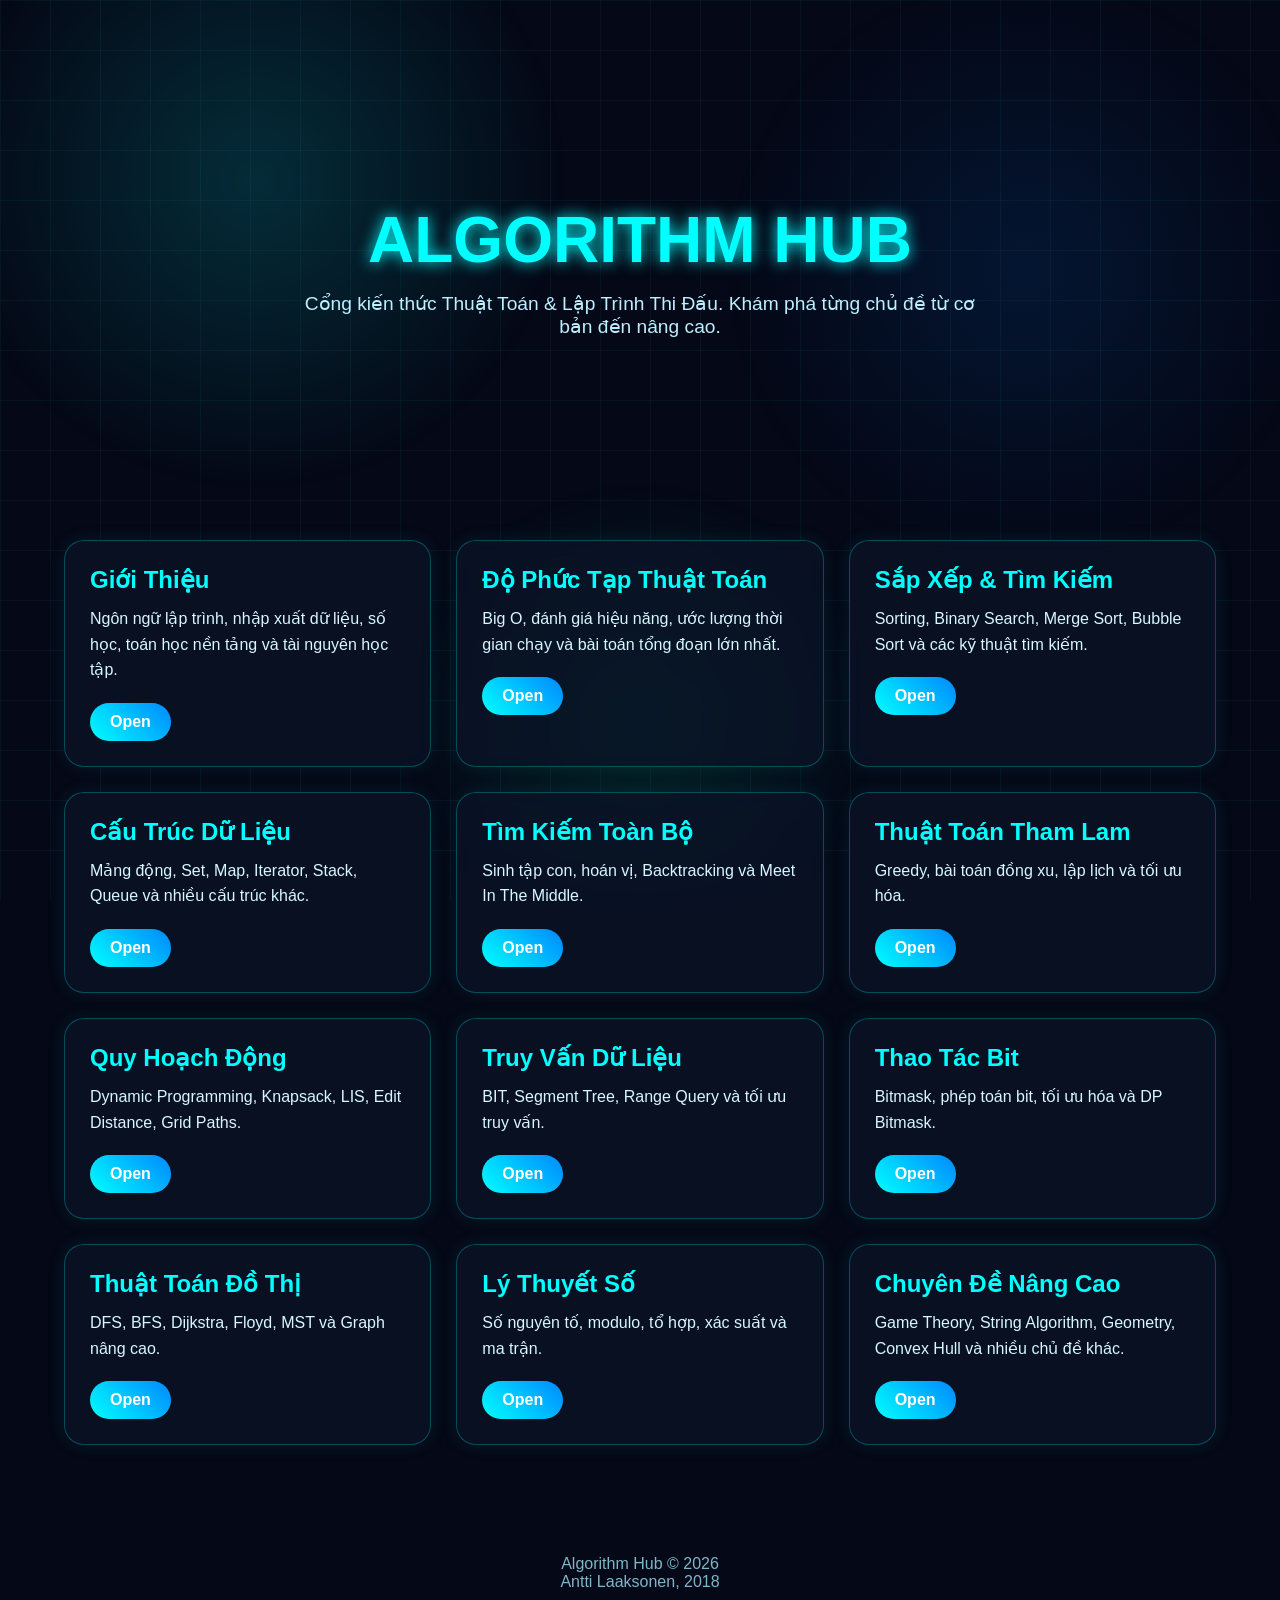
<file: index.html>
<!DOCTYPE html>
<html lang="vi">
<head>
<meta charset="UTF-8">
<meta name="viewport" content="width=device-width, initial-scale=1.0">
<title>Thuật Toán & Lập Trình Thi Đấu</title>
<link rel="icon" type="image/png" href="mylogo.png">
<style>
*{
    margin:0;
    padding:0;
    box-sizing:border-box;
}

body{
    font-family:'Segoe UI',sans-serif;
    background:#050816;
    color:white;
    overflow-x:hidden;
}

/* Background */
body::before{
    content:"";
    position:fixed;
    inset:0;
    background:
    radial-gradient(circle at 20% 20%,rgba(0,255,255,.15),transparent 25%),
    radial-gradient(circle at 80% 30%,rgba(0,120,255,.12),transparent 25%),
    radial-gradient(circle at 50% 80%,rgba(0,255,180,.1),transparent 25%);
    z-index:-2;
}

body::after{
    content:"";
    position:fixed;
    inset:0;
    background:
    linear-gradient(rgba(0,255,255,.05) 1px,transparent 1px),
    linear-gradient(90deg,rgba(0,255,255,.05) 1px,transparent 1px);
    background-size:50px 50px;
    z-index:-1;
}

/* Hero */
.hero{
    min-height:60vh;
    display:flex;
    flex-direction:column;
    justify-content:center;
    align-items:center;
    text-align:center;
    padding:40px;
}

.hero h1{
    font-size:4rem;
    color:#00ffff;
    text-shadow:0 0 15px #00ffff;
}

.hero p{
    margin-top:15px;
    color:#bdefff;
    max-width:700px;
    font-size:1.2rem;
}

/* Cards */
.container{
    width:90%;
    max-width:1400px;
    margin:auto;
    padding-bottom:80px;
}

.grid{
    display:grid;
    grid-template-columns:repeat(auto-fit,minmax(280px,1fr));
    gap:25px;
}

.card{
    background:rgba(10,20,40,.7);
    border:1px solid rgba(0,255,255,.25);
    border-radius:20px;
    padding:25px;
    backdrop-filter:blur(10px);
    transition:.4s;
    box-shadow:0 0 20px rgba(0,255,255,.08);
}

.card:hover{
    transform:translateY(-8px);
    box-shadow:0 0 25px rgba(0,255,255,.4);
}

.card h2{
    color:#00ffff;
    margin-bottom:12px;
}

.card p{
    color:#d8f7ff;
    line-height:1.6;
    margin-bottom:20px;
}

.btn{
    display:inline-block;
    padding:10px 20px;
    background:linear-gradient(45deg,#00ffff,#0088ff);
    color:white;
    text-decoration:none;
    border-radius:30px;
    font-weight:bold;
    transition:.3s;
}

.btn:hover{
    transform:scale(1.05);
}

footer{
    text-align:center;
    padding:30px;
    color:#7eb7c9;
}
    /* Mobile */
@media (max-width: 768px){

    .hero{
        min-height:50vh;
        padding:30px 15px;
    }

    .hero h1{
        font-size:2.2rem;
    }

    .hero p{
        font-size:1rem;
        max-width:100%;
    }

    .container{
        width:95%;
    }

    .grid{
        grid-template-columns:1fr;
        gap:18px;
    }

    .card{
        padding:20px;
    }

    .card h2{
        font-size:1.3rem;
    }

    .card p{
        font-size:0.95rem;
    }

    .btn{
        display:block;
        text-align:center;
        width:100%;
    }

    footer{
        font-size:0.9rem;
        padding:20px;
    }
}
</style>
</head>
<body>

<section class="hero">
    <h1>ALGORITHM HUB</h1>
    <p>
        Cổng kiến thức Thuật Toán & Lập Trình Thi Đấu.
        Khám phá từng chủ đề từ cơ bản đến nâng cao.
    </p>
</section>

<div class="container">

    <div class="grid">

        <div class="card">
            <h2>Giới Thiệu</h2>
            <p>
                Ngôn ngữ lập trình, nhập xuất dữ liệu,
                số học, toán học nền tảng và tài nguyên học tập.
            </p>
            <a href="introduction.html" class="btn">Open</a>
        </div>

        <div class="card">
            <h2>Độ Phức Tạp Thuật Toán</h2>
            <p>
                Big O, đánh giá hiệu năng, ước lượng thời gian chạy
                và bài toán tổng đoạn lớn nhất.
            </p>
            <a href="time-complexity.html" class="btn">Open</a>
        </div>

        <div class="card">
            <h2>Sắp Xếp & Tìm Kiếm</h2>
            <p>
                Sorting, Binary Search, Merge Sort,
                Bubble Sort và các kỹ thuật tìm kiếm.
            </p>
            <a href="sorting.html" class="btn">Open</a>
        </div>

        <div class="card">
            <h2>Cấu Trúc Dữ Liệu</h2>
            <p>
                Mảng động, Set, Map, Iterator,
                Stack, Queue và nhiều cấu trúc khác.
            </p>
            <a href="data-structures.html" class="btn">Open</a>
        </div>

        <div class="card">
            <h2>Tìm Kiếm Toàn Bộ</h2>
            <p>
                Sinh tập con, hoán vị,
                Backtracking và Meet In The Middle.
            </p>
            <a href="complete-search.html" class="btn">Open</a>
        </div>

        <div class="card">
            <h2>Thuật Toán Tham Lam</h2>
            <p>
                Greedy, bài toán đồng xu,
                lập lịch và tối ưu hóa.
            </p>
            <a href="greedy.html" class="btn">Open</a>
        </div>

        <div class="card">
            <h2>Quy Hoạch Động</h2>
            <p>
                Dynamic Programming, Knapsack,
                LIS, Edit Distance, Grid Paths.
            </p>
            <a href="dp.html" class="btn">Open</a>
        </div>

        <div class="card">
            <h2>Truy Vấn Dữ Liệu</h2>
            <p>
                BIT, Segment Tree,
                Range Query và tối ưu truy vấn.
            </p>
            <a href="range-query.html" class="btn">Open</a>
        </div>

        <div class="card">
            <h2>Thao Tác Bit</h2>
            <p>
                Bitmask, phép toán bit,
                tối ưu hóa và DP Bitmask.
            </p>
            <a href="bit.html" class="btn">Open</a>
        </div>

        <div class="card">
            <h2>Thuật Toán Đồ Thị</h2>
            <p>
                DFS, BFS, Dijkstra,
                Floyd, MST và Graph nâng cao.
            </p>
            <a href="graph.html" class="btn">Open</a>
        </div>

        <div class="card">
            <h2>Lý Thuyết Số</h2>
            <p>
                Số nguyên tố, modulo,
                tổ hợp, xác suất và ma trận.
            </p>
            <a href="number-theory.html" class="btn">Open</a>
        </div>

        <div class="card">
            <h2>Chuyên Đề Nâng Cao</h2>
            <p>
                Game Theory, String Algorithm,
                Geometry, Convex Hull và nhiều chủ đề khác.
            </p>
            <a href="advanced.html" class="btn">Open</a>
        </div>

    </div>

</div>

<footer>
    Algorithm Hub © 2026<br>
    Antti Laaksonen, 2018
</footer>

</body>
</html>
</file>
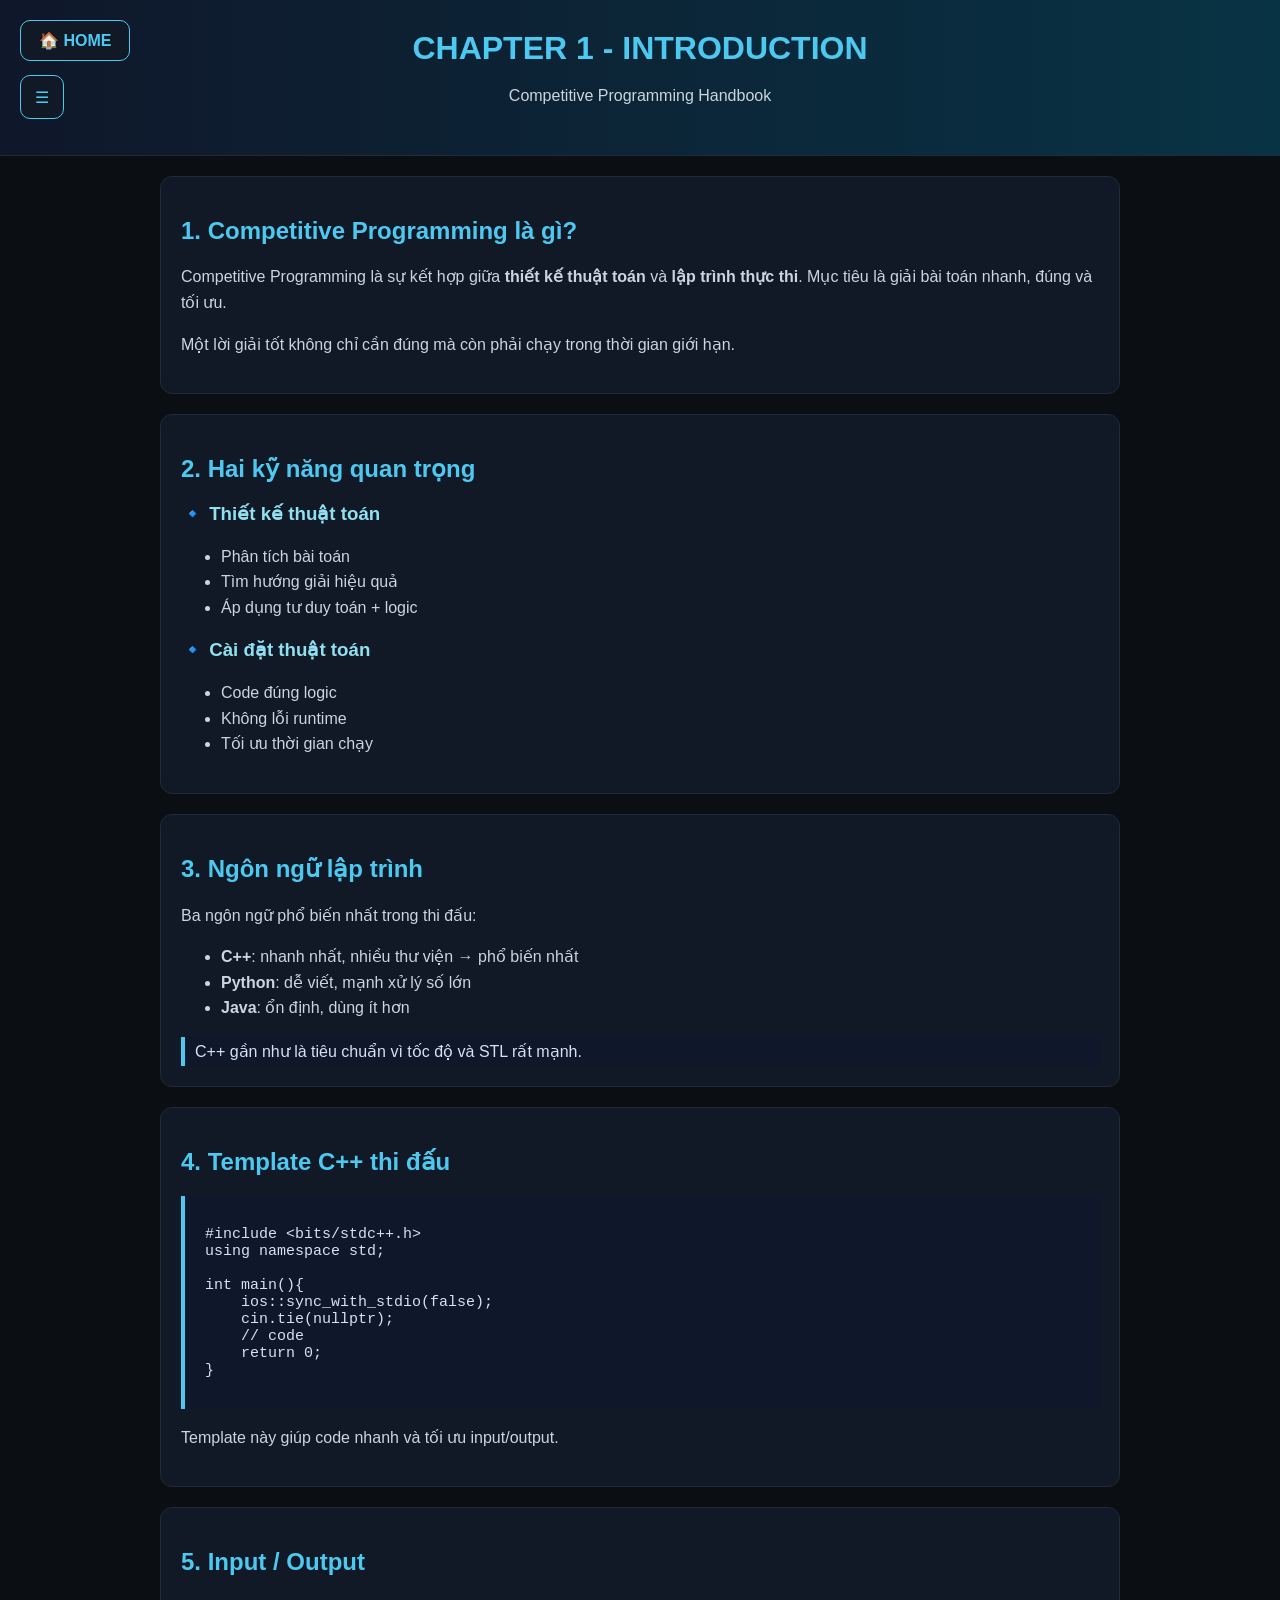
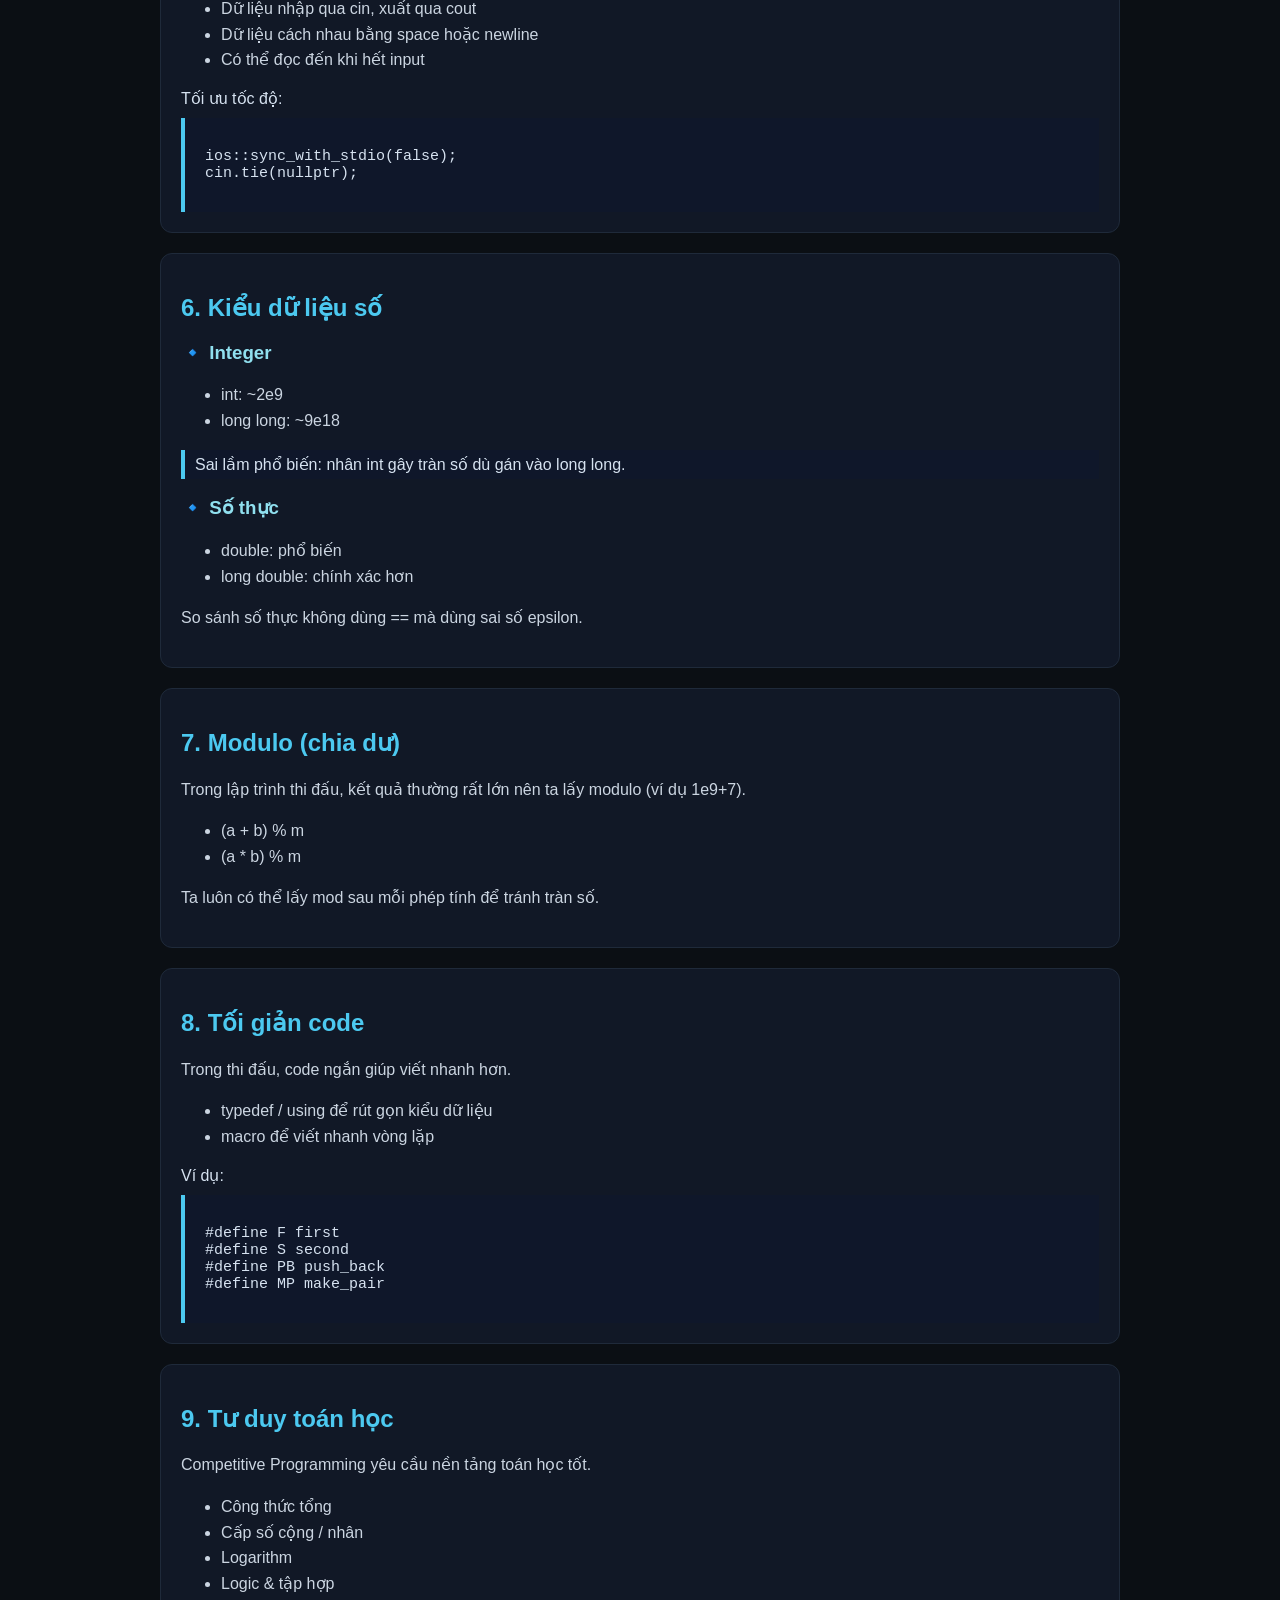
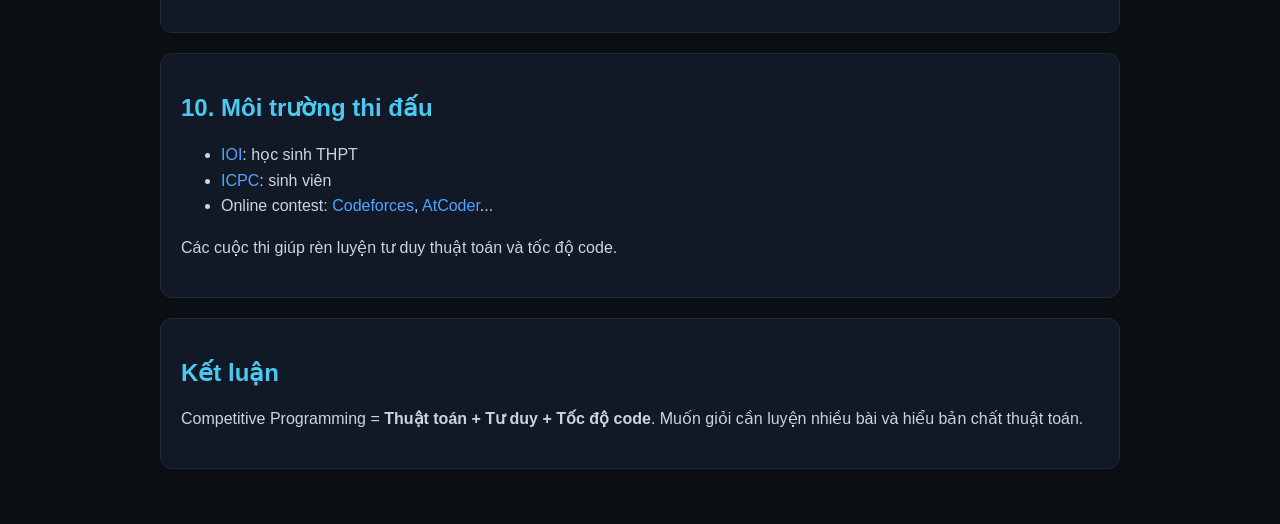
<file: introduction.html>
<!DOCTYPE html>
<html lang="vi">
<head>
    <meta charset="UTF-8">
    <meta name="viewport" content="width=device-width, initial-scale=1.0">
    <link rel="stylesheet" href="style.css">
    <link rel="icon" type="image/png" href="mylogo.png">
    <title>Introduction - Competitive Programming</title>
</head>
<body>
    <a href="index.html" class="home-btn">🏠 HOME</a>
    <div id="menuBtn">☰</div>
    <div id="overlay"></div>
    <nav id="sideMenu">
        <div class="menu-title">Mục lục</div>
        <a href="#p1">1. Khái niệm</a>
        <a href="#p2">2. Kĩ năng quan trọng</a>
        <a href="#p3">3. Ngôn ngữ</a>
        <a href="#p4">4. Template C++</a>
        <a href="#p5">5. Xuất nhập</a>
        <a href="#p6">6. Kiểu dữ liệu số</a>
        <a href="#p7">7. Modulo</a>
        <a href="#p8">8. Tối giản</a>
        <a href="#p9">9. Tư duy</a>
        <a href="#p10">10. Môi trường thi đấu</a>
        <a href="#p11">Kết luận</a>  
    </nav>
    <div class="header">
        <h1>CHAPTER 1 - INTRODUCTION</h1>
        <p>Competitive Programming Handbook</p>
    </div>
    <div class="container">
        <!-- 1 -->
        <div class="card">
            <h2 id="p1">
                1. Competitive Programming là gì?
            </h2>
            <p>
                Competitive Programming là sự kết hợp giữa <b>thiết kế thuật toán</b> và <b>lập trình thực thi</b>.
                Mục tiêu là giải bài toán nhanh, đúng và tối ưu.
            </p>
            <p>
                Một lời giải tốt không chỉ cần đúng mà còn phải chạy trong thời gian giới hạn.
            </p>
        </div>
        <!-- 2 -->
        <div class="card">
            <h2 id="p2">
                2. Hai kỹ năng quan trọng
            </h2>
            <h3>🔹 Thiết kế thuật toán</h3>
            <ul>
                <li>Phân tích bài toán</li>
                <li>Tìm hướng giải hiệu quả</li>
                <li>Áp dụng tư duy toán + logic</li>
            </ul>
            <h3>🔹 Cài đặt thuật toán</h3>
            <ul>
                <li>Code đúng logic</li>
                <li>Không lỗi runtime</li>
                <li>Tối ưu thời gian chạy</li>
            </ul>
        </div>
        <!-- 3 -->
        <div class="card">
            <h2 id="p3">
                3. Ngôn ngữ lập trình
            </h2>
            <p>
                Ba ngôn ngữ phổ biến nhất trong thi đấu:
            </p>
            <ul>
                <li><b>C++</b>: nhanh nhất, nhiều thư viện → phổ biến nhất</li>
                <li><b>Python</b>: dễ viết, mạnh xử lý số lớn</li>
                <li><b>Java</b>: ổn định, dùng ít hơn</li>
            </ul>
            <div class="note">
                C++ gần như là tiêu chuẩn vì tốc độ và STL rất mạnh.
            </div>
        </div>
        <!-- 4 -->
        <div class="card">
            <h2 id="p4">
                4. Template C++ thi đấu
            </h2>
            <div class="note"><pre>#include &lt;bits/stdc++.h&gt;
using namespace std;
                    
int main(){
    ios::sync_with_stdio(false);
    cin.tie(nullptr);
    // code
    return 0;
}</pre></div>
            <p>Template này giúp code nhanh và tối ưu input/output.</p>
        </div>
        <!-- 5 -->
        <div class="card">
            <h2 id="p5">
                5. Input / Output
            </h2>
            <ul>
                <li>Dữ liệu nhập qua cin, xuất qua cout</li>
                <li>Dữ liệu cách nhau bằng space hoặc newline</li>
                <li>Có thể đọc đến khi hết input</li>
            </ul>
            Tối ưu tốc độ:
            <div class="note"><pre>ios::sync_with_stdio(false);
cin.tie(nullptr);</pre></div>
        </div>
        <!-- 6 -->
        <div class="card">
            <h2 id="p6">
                6. Kiểu dữ liệu số
            </h2>
            <h3>
                🔹 Integer
            </h3>
            <ul>
                <li>int: ~2e9</li>
                <li>long long: ~9e18</li>
            </ul>
            <div class="note">
                Sai lầm phổ biến: nhân int gây tràn số dù gán vào long long.
            </div>
            <h3>🔹 Số thực</h3>
            <ul>
                <li>double: phổ biến</li>
                <li>long double: chính xác hơn</li>
            </ul>
            <p>So sánh số thực không dùng == mà dùng sai số epsilon.</p>
        </div>
        <!-- 7 -->
        <div class="card">
            <h2 id="p7">7. Modulo (chia dư)</h2>
            <p>
                Trong lập trình thi đấu, kết quả thường rất lớn nên ta lấy modulo (ví dụ 1e9+7).
            </p>
            <ul>
                <li>(a + b) % m</li>
                <li>(a * b) % m</li>
            </ul>
            <p>Ta luôn có thể lấy mod sau mỗi phép tính để tránh tràn số.</p>
        </div>
        <!-- 8 -->
        <div class="card">
            <h2 id="p8">8. Tối giản code</h2>
            <p>Trong thi đấu, code ngắn giúp viết nhanh hơn.</p>
            <ul>
                <li>typedef / using để rút gọn kiểu dữ liệu</li>
                <li>macro để viết nhanh vòng lặp</li>
            </ul>
            Ví dụ:
            <div class="note"><pre>#define F first
#define S second
#define PB push_back
#define MP make_pair</pre></div>
        </div>
        <!-- 9 -->
        <div class="card">
            <h2 id="p9">9. Tư duy toán học</h2>
            <p>Competitive Programming yêu cầu nền tảng toán học tốt.</p>
            <ul>
                <li>Công thức tổng</li>
                <li>Cấp số cộng / nhân</li>
                <li>Logarithm</li>
                <li>Logic & tập hợp</li>
            </ul>
        </div>
        <!-- 10 -->
        <div class="card">
            <h2 id="p10">10. Môi trường thi đấu</h2>
            <ul>
                <li><a href="https://ioinformatics.org/" target="_blank">IOI</a>: học sinh THPT</li>
                <li><a href="https://icpc.global/" target="_blank">ICPC</a>: sinh viên</li>
                <li>Online contest: <a href="https://codeforces.com/" target="_blank">Codeforces</a>, <a href="https://atcoder.jp/" target="_blank">AtCoder</a>...</li>
            </ul>
            <p>Các cuộc thi giúp rèn luyện tư duy thuật toán và tốc độ code.</p>
        </div>
        <!-- END -->
        <div class="card">
            <h2 id="p11">Kết luận</h2>
            <p>Competitive Programming = <b>Thuật toán + Tư duy + Tốc độ code</b>.
                Muốn giỏi cần luyện nhiều bài và hiểu bản chất thuật toán.</p>
        </div>
    </div>
    <script src="menu.js" defer></script>
</body>
</html>
</file>
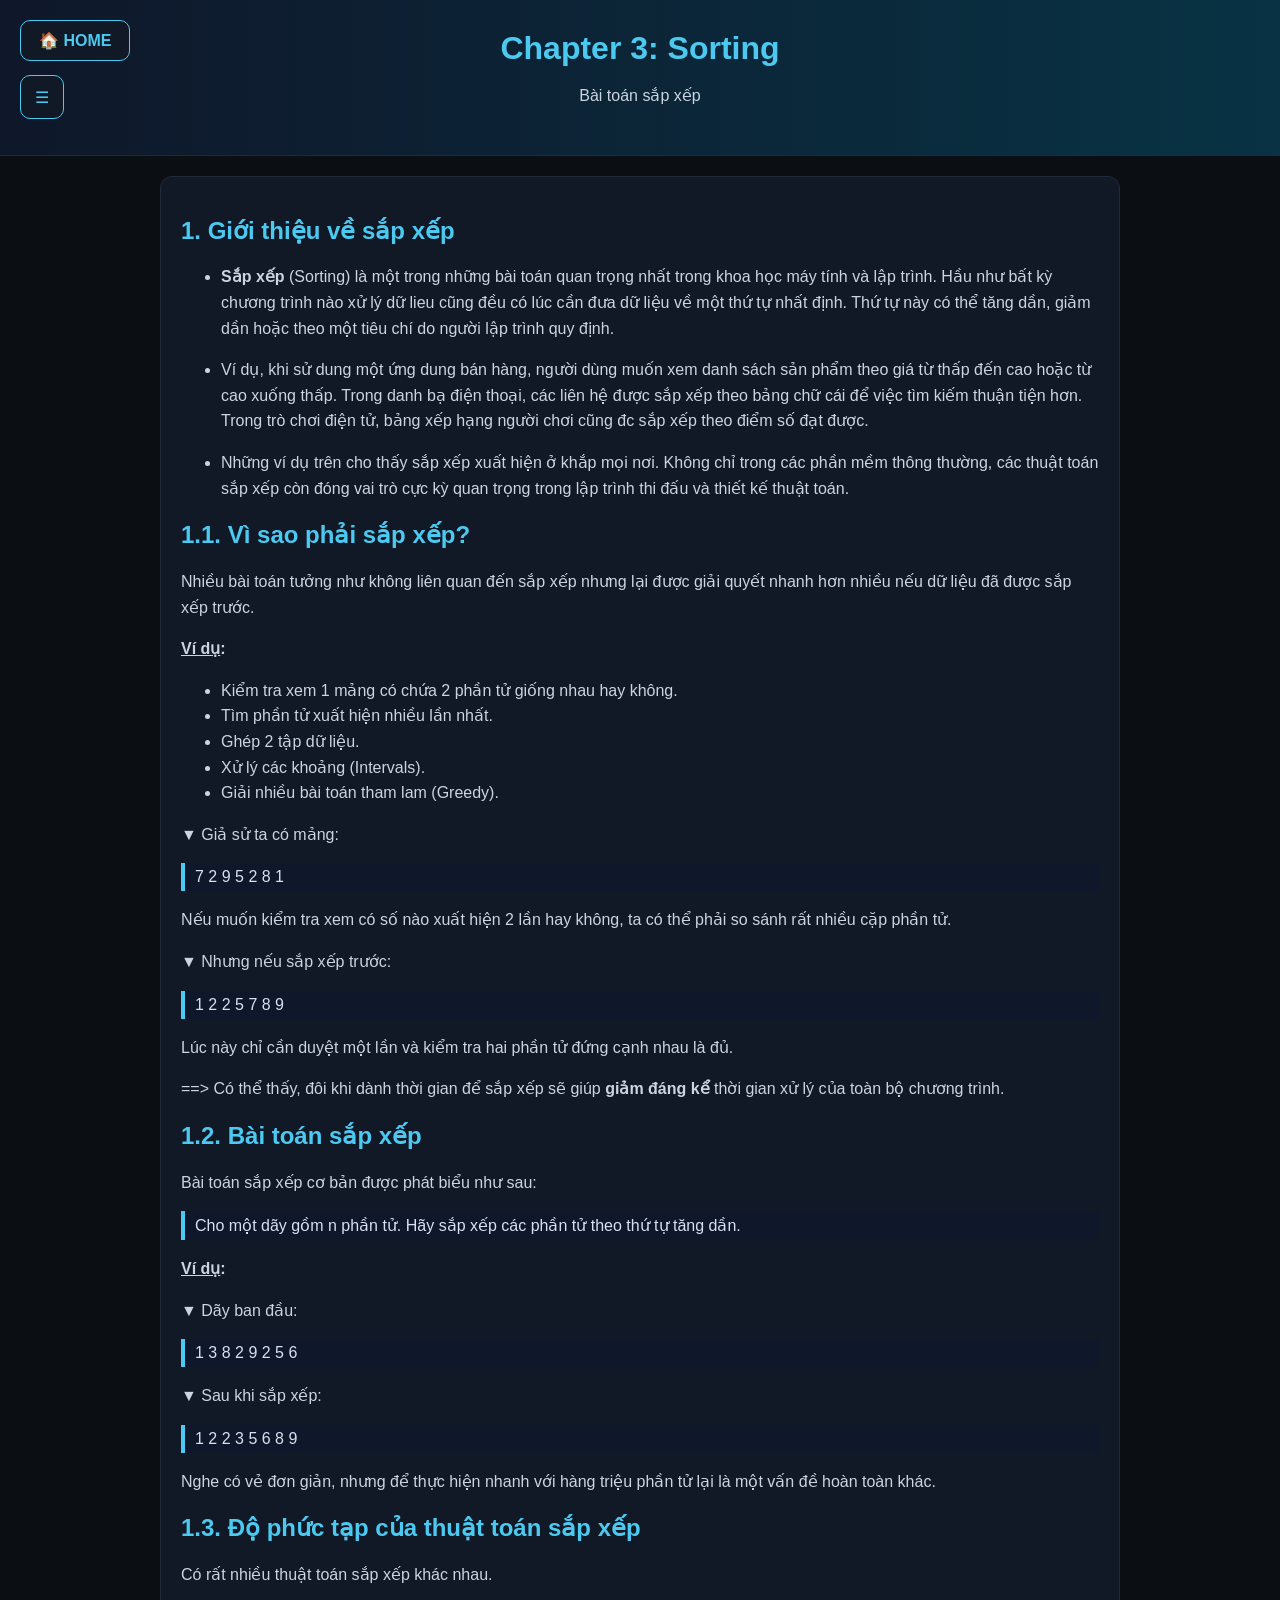
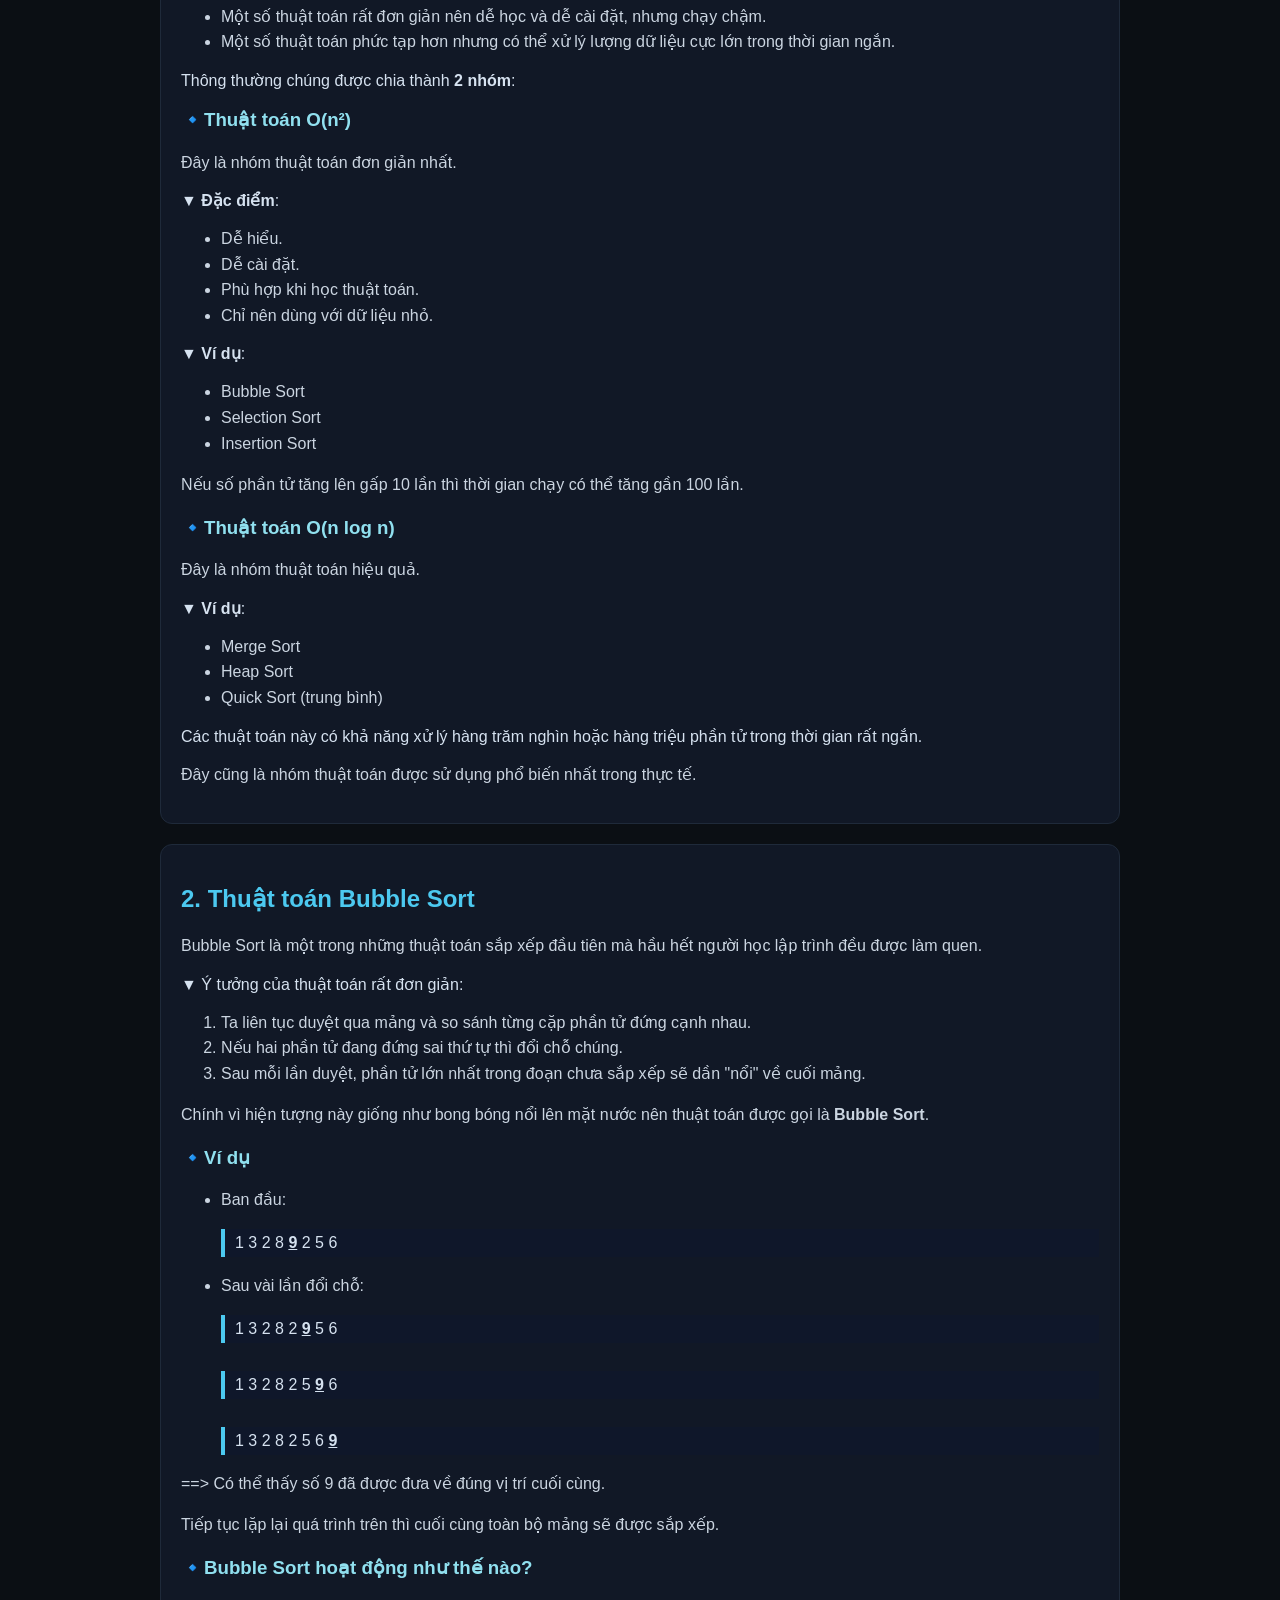
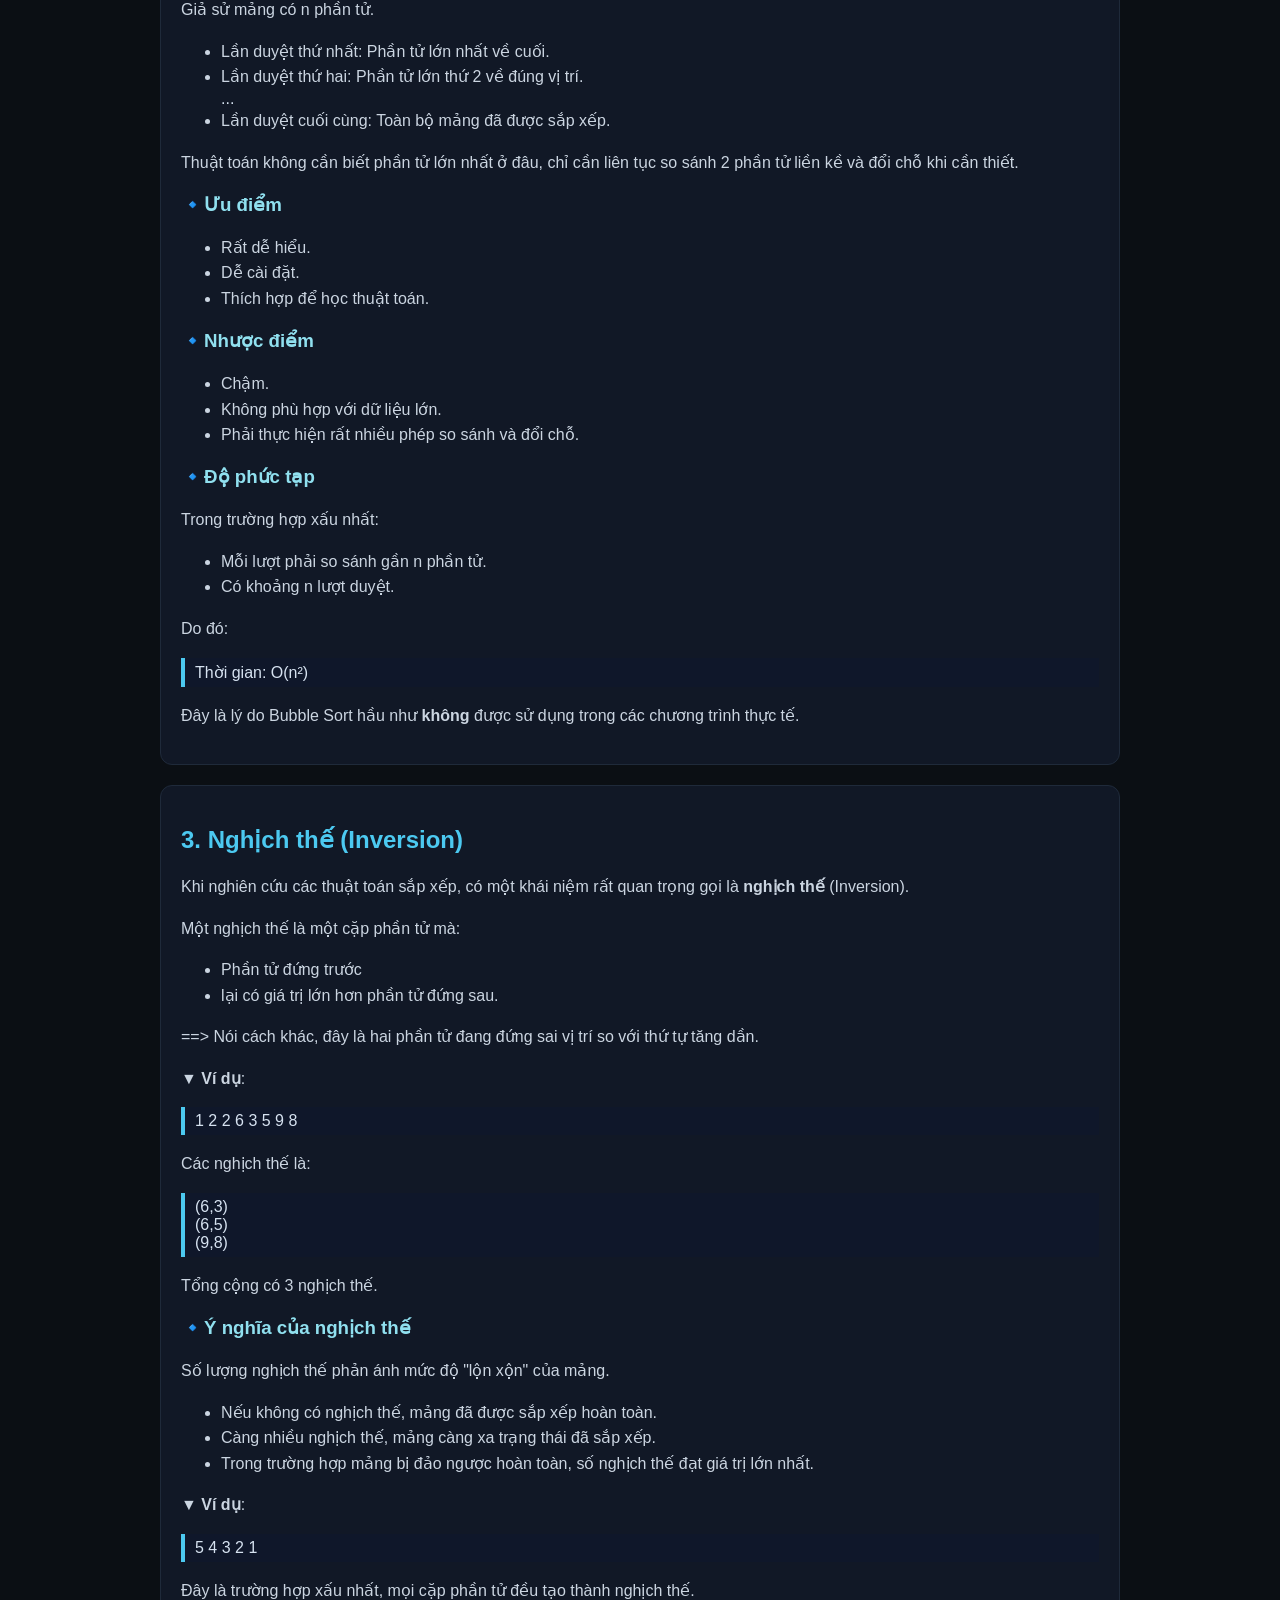
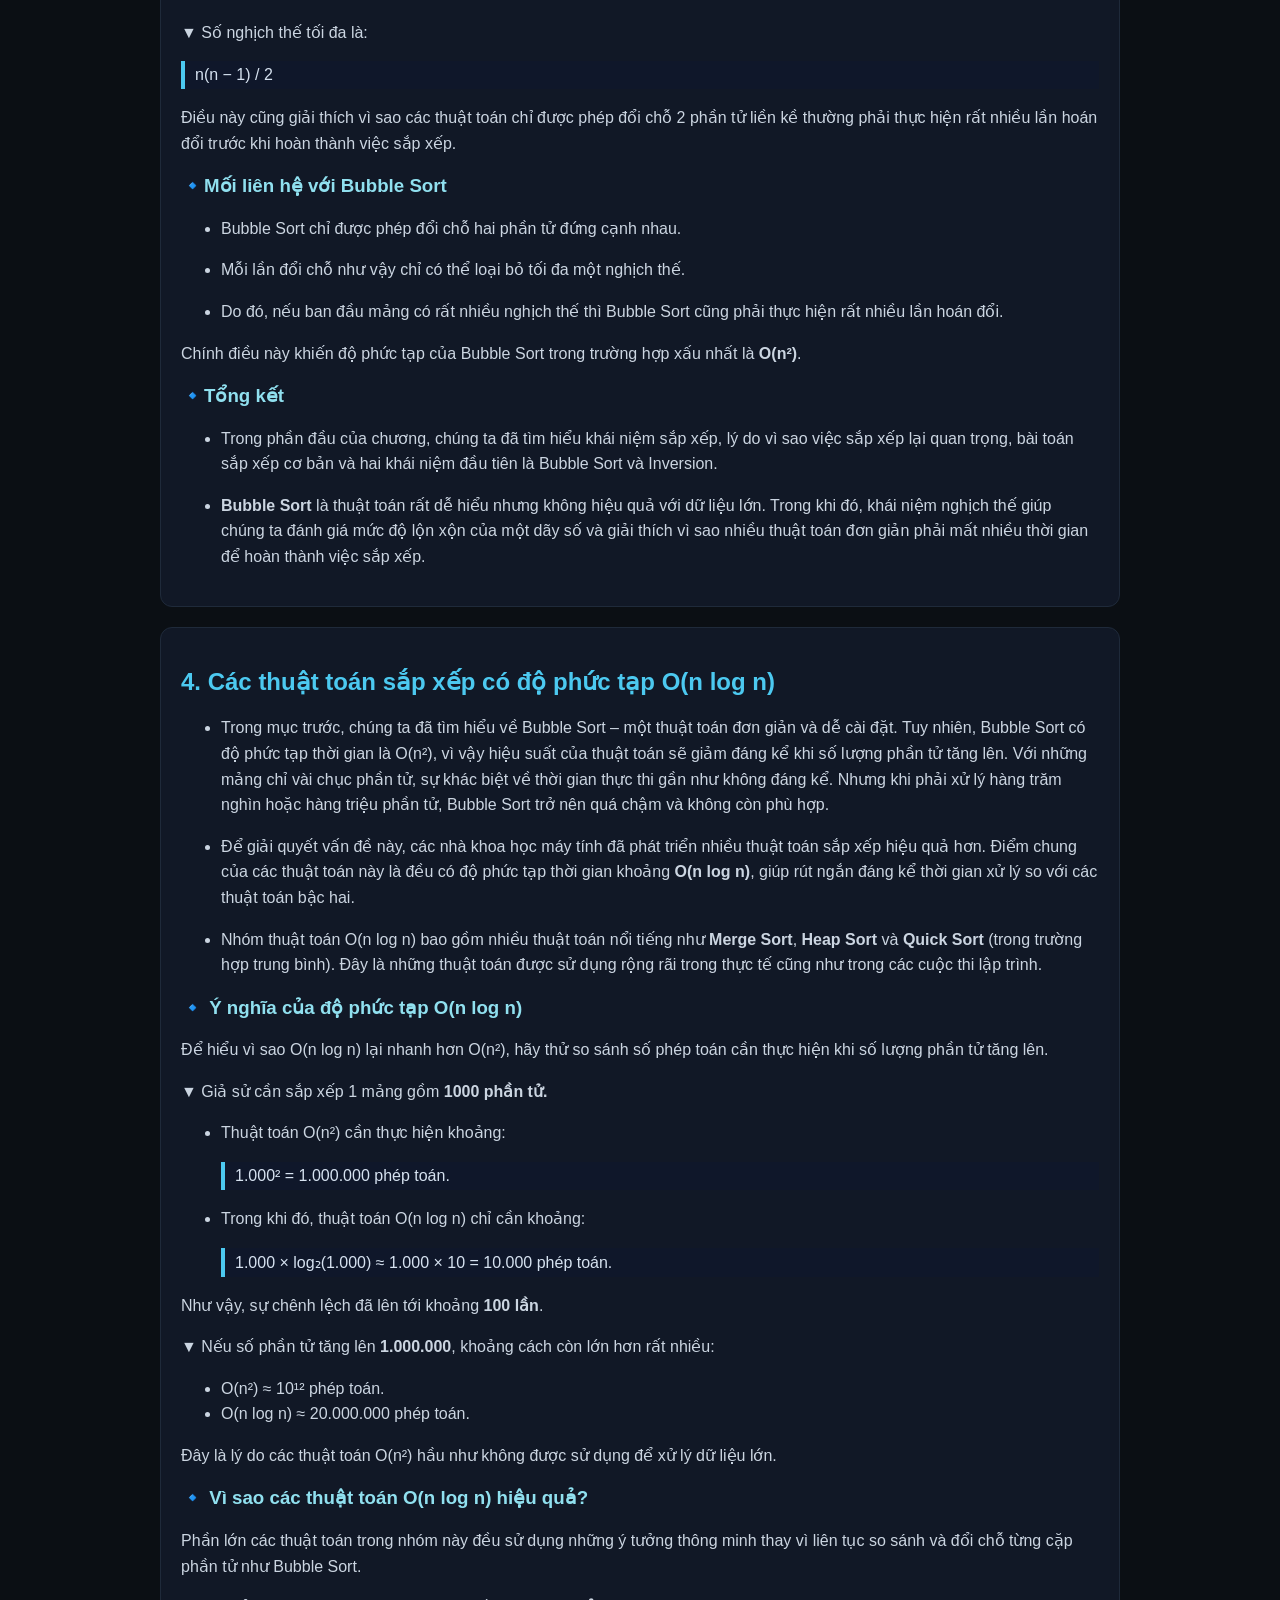
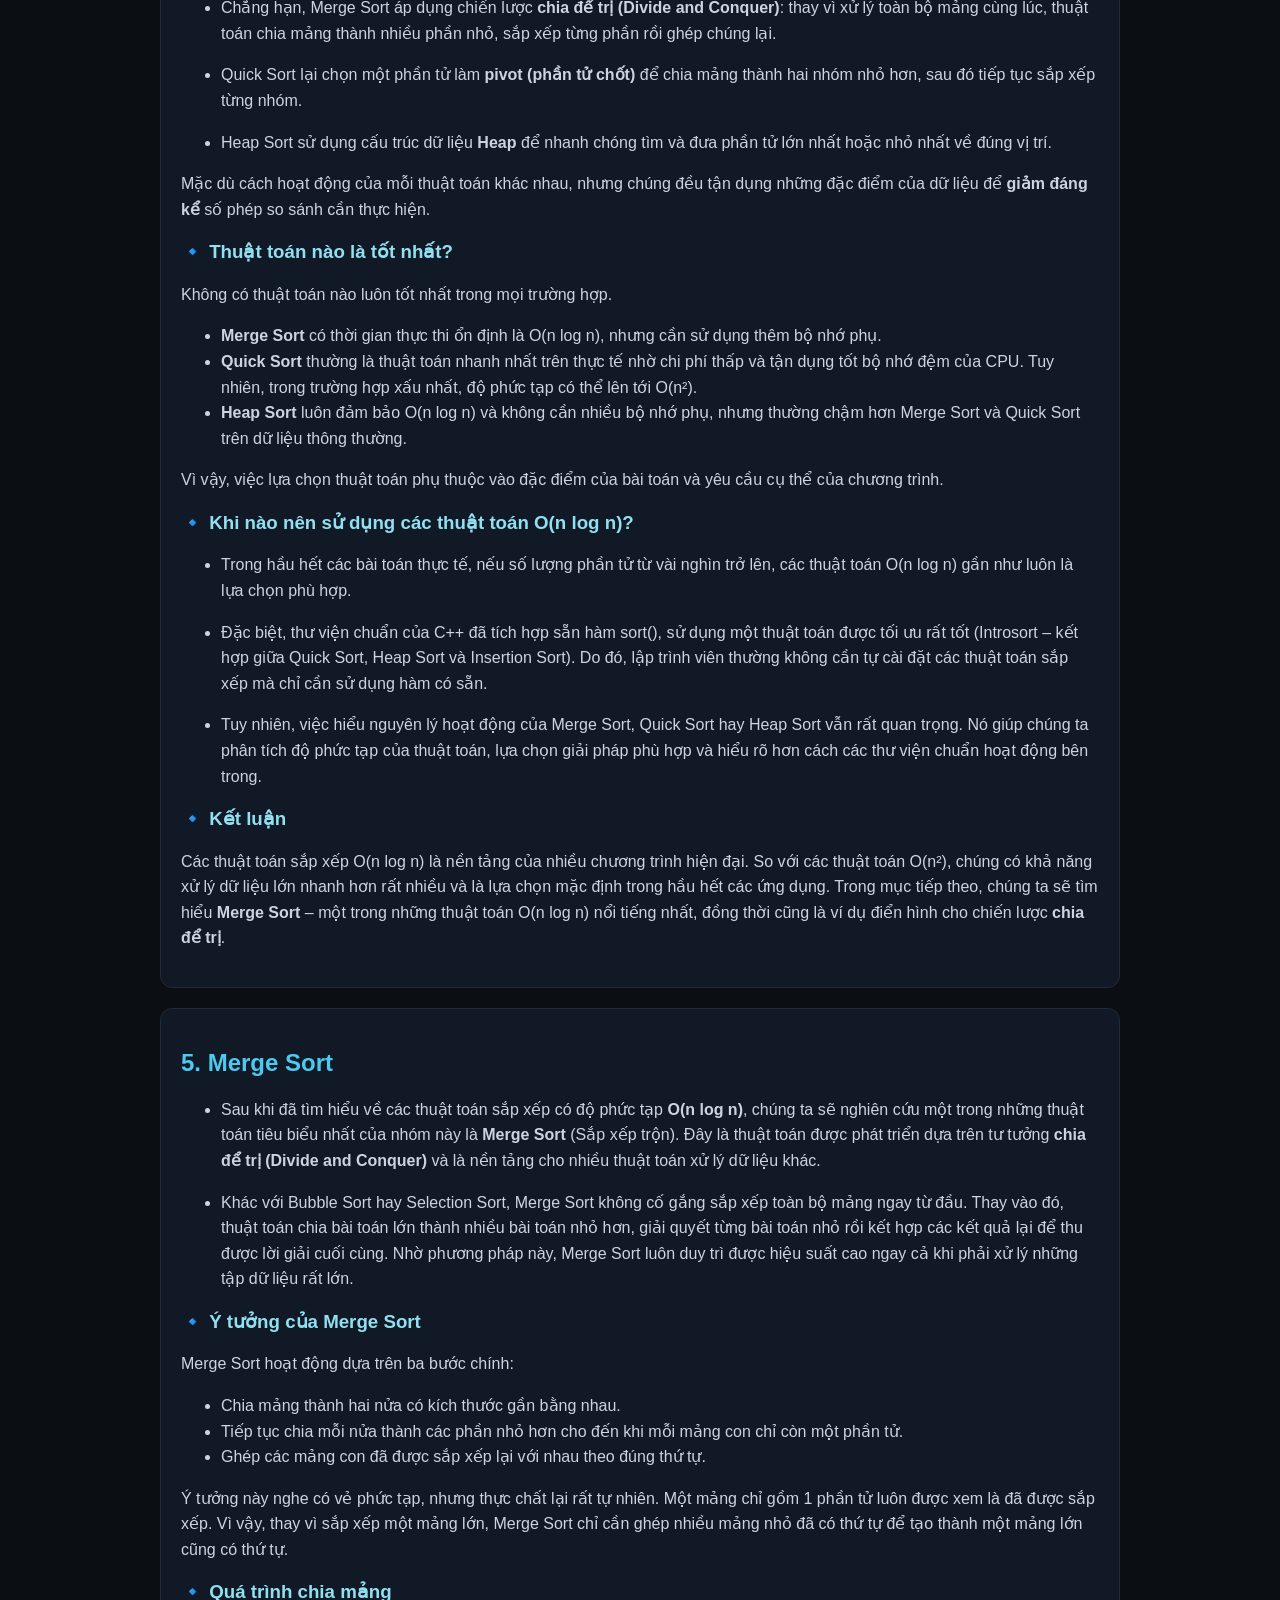
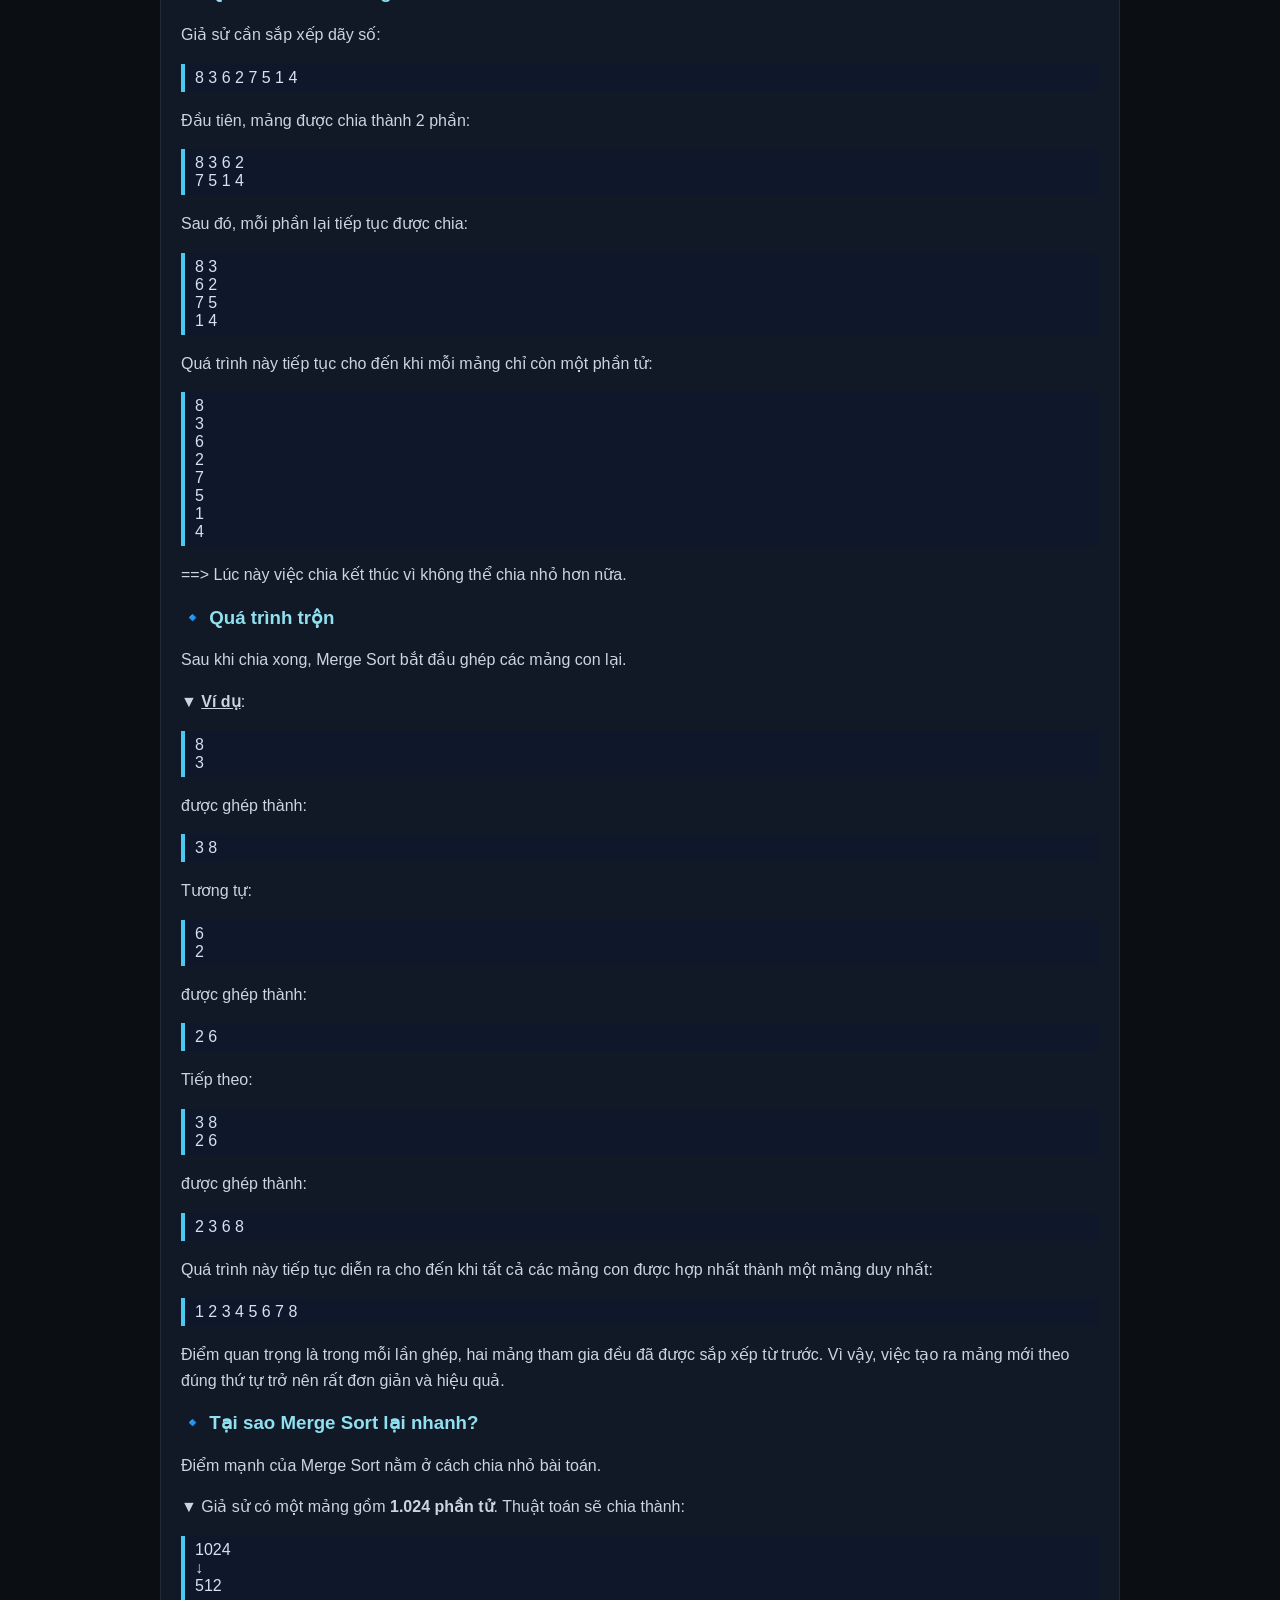
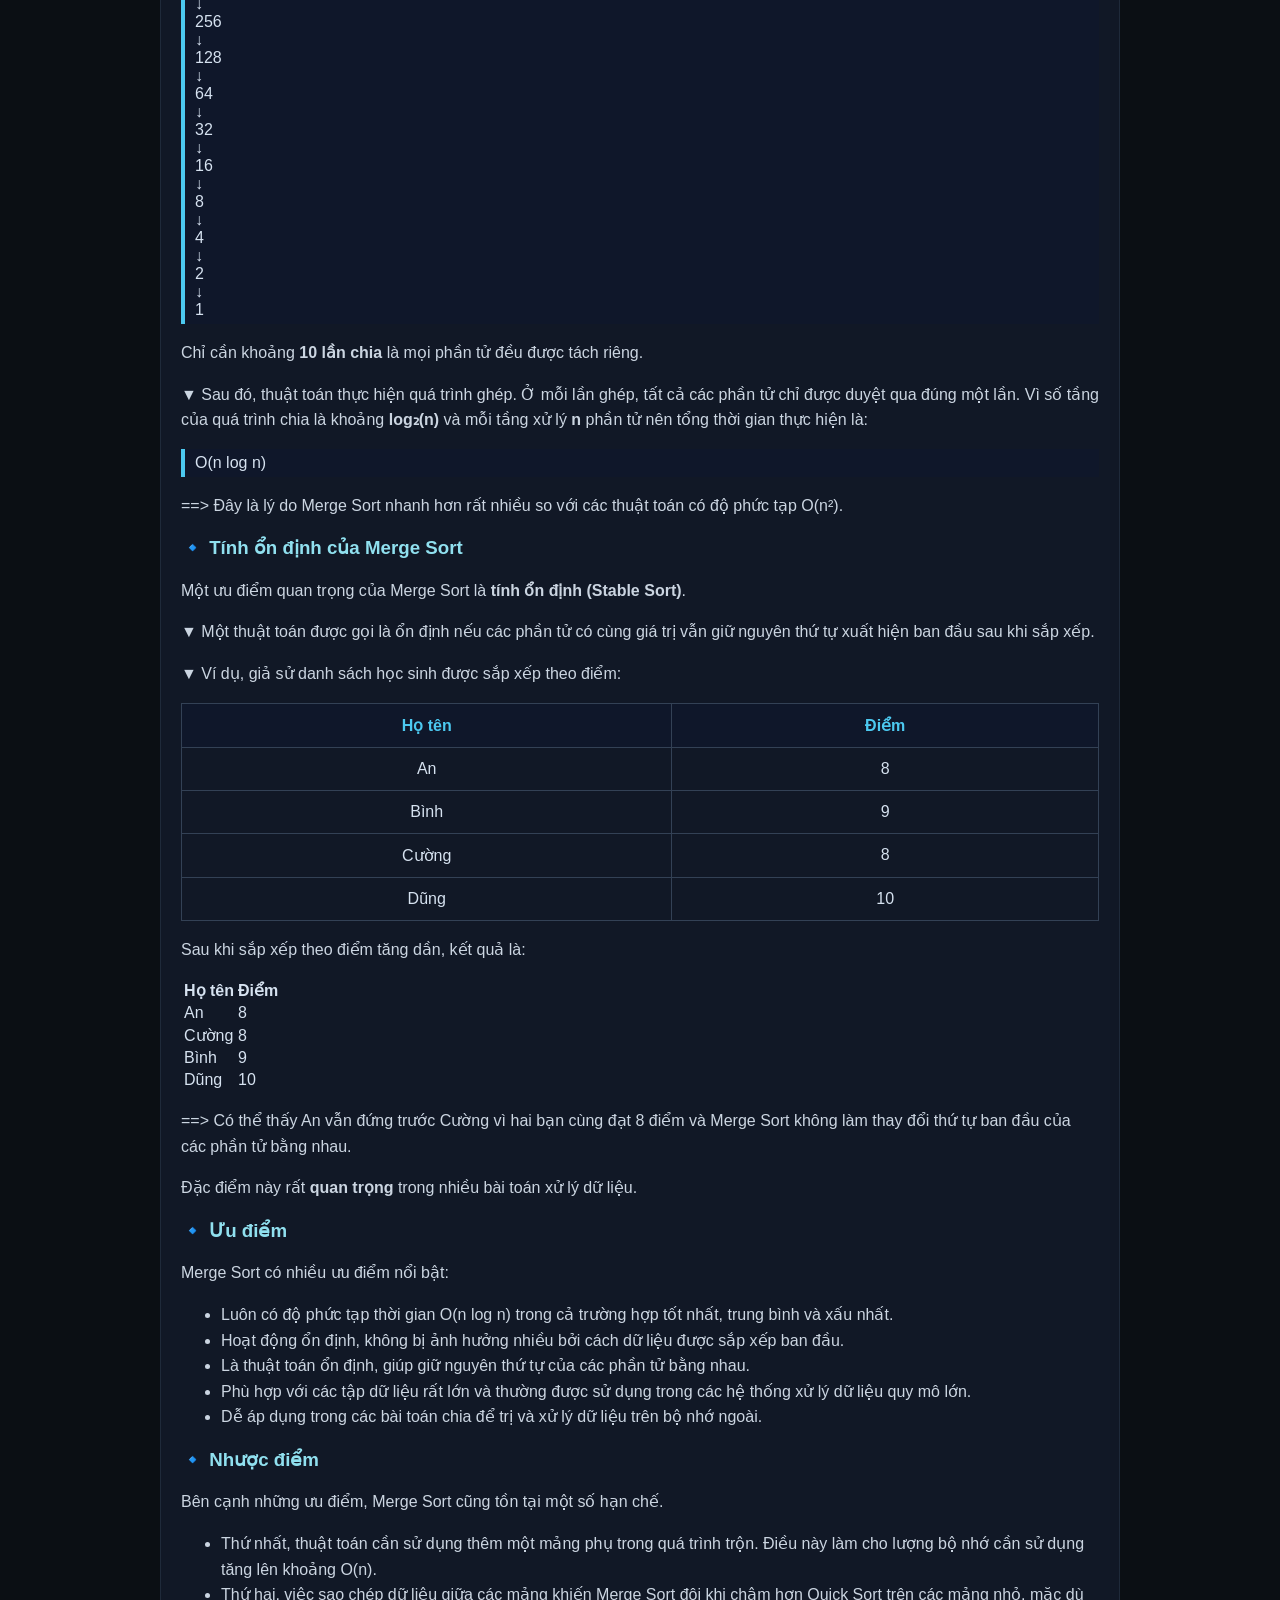
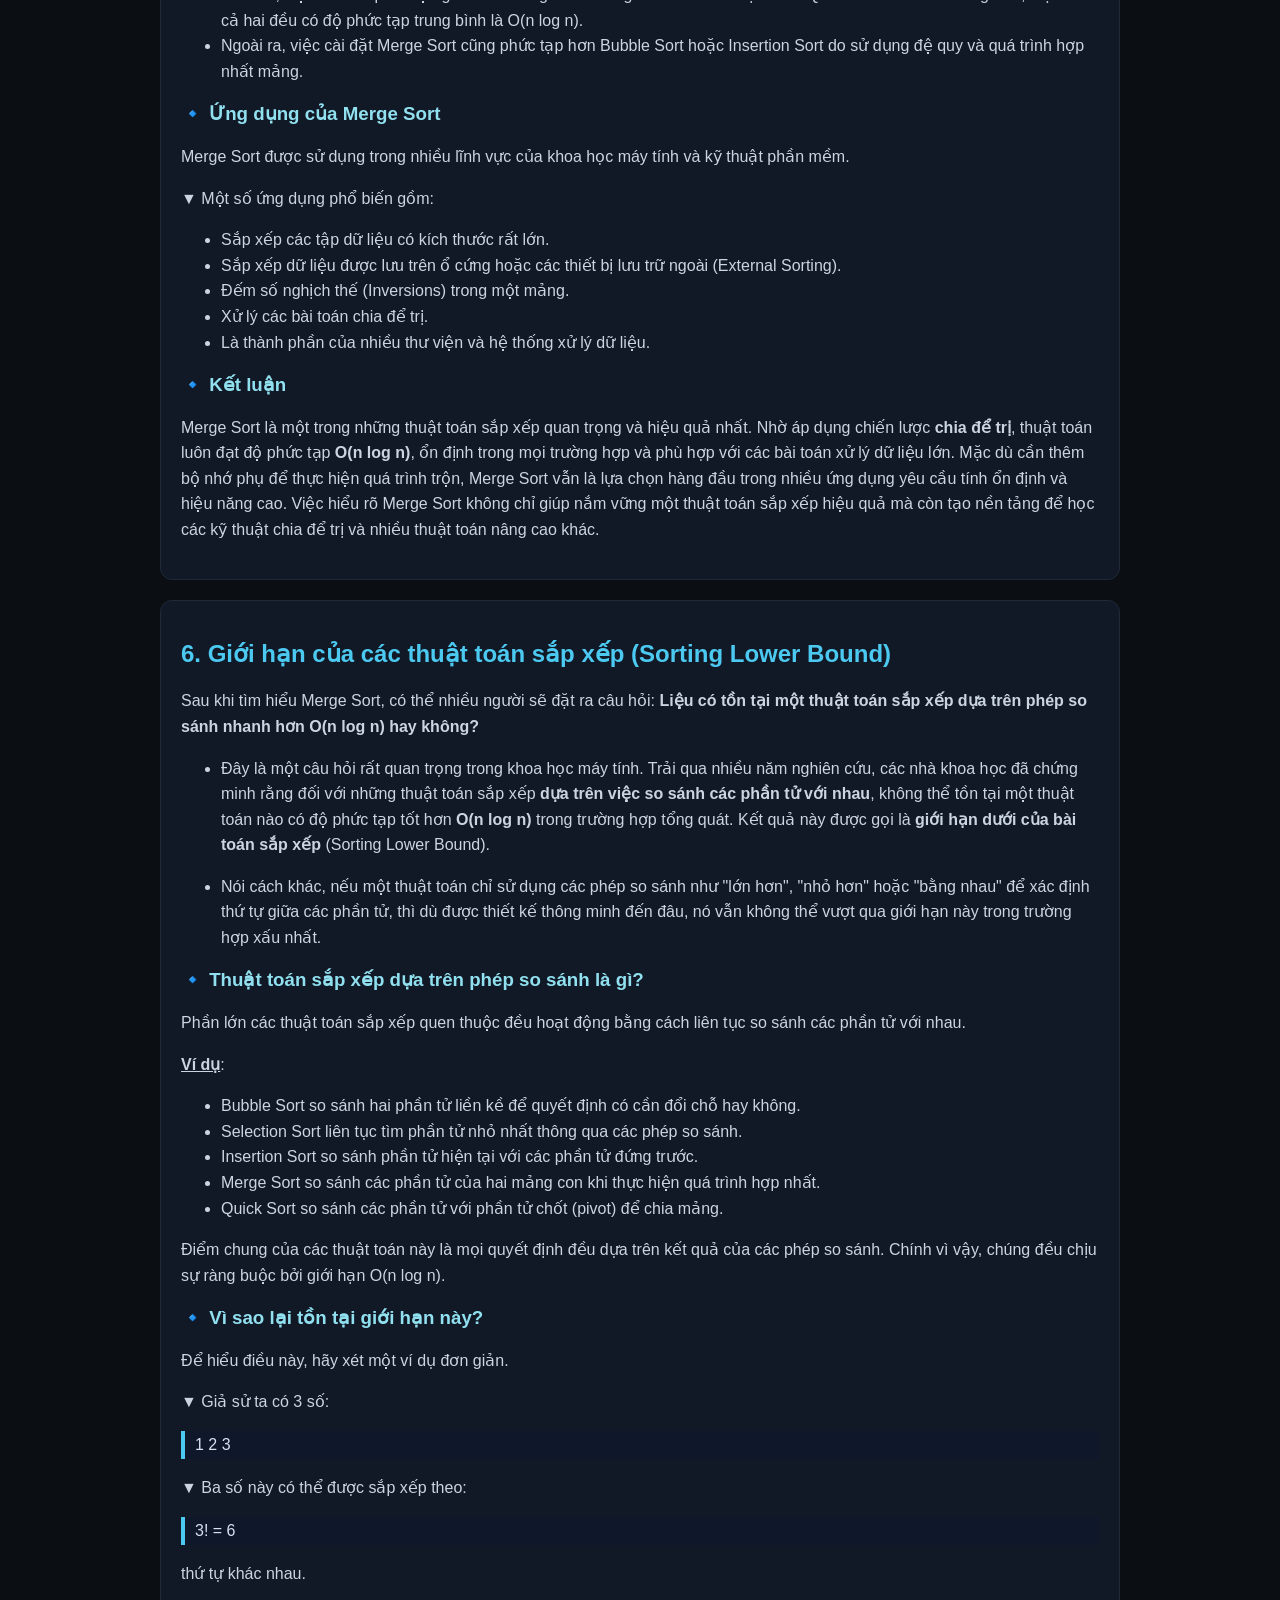
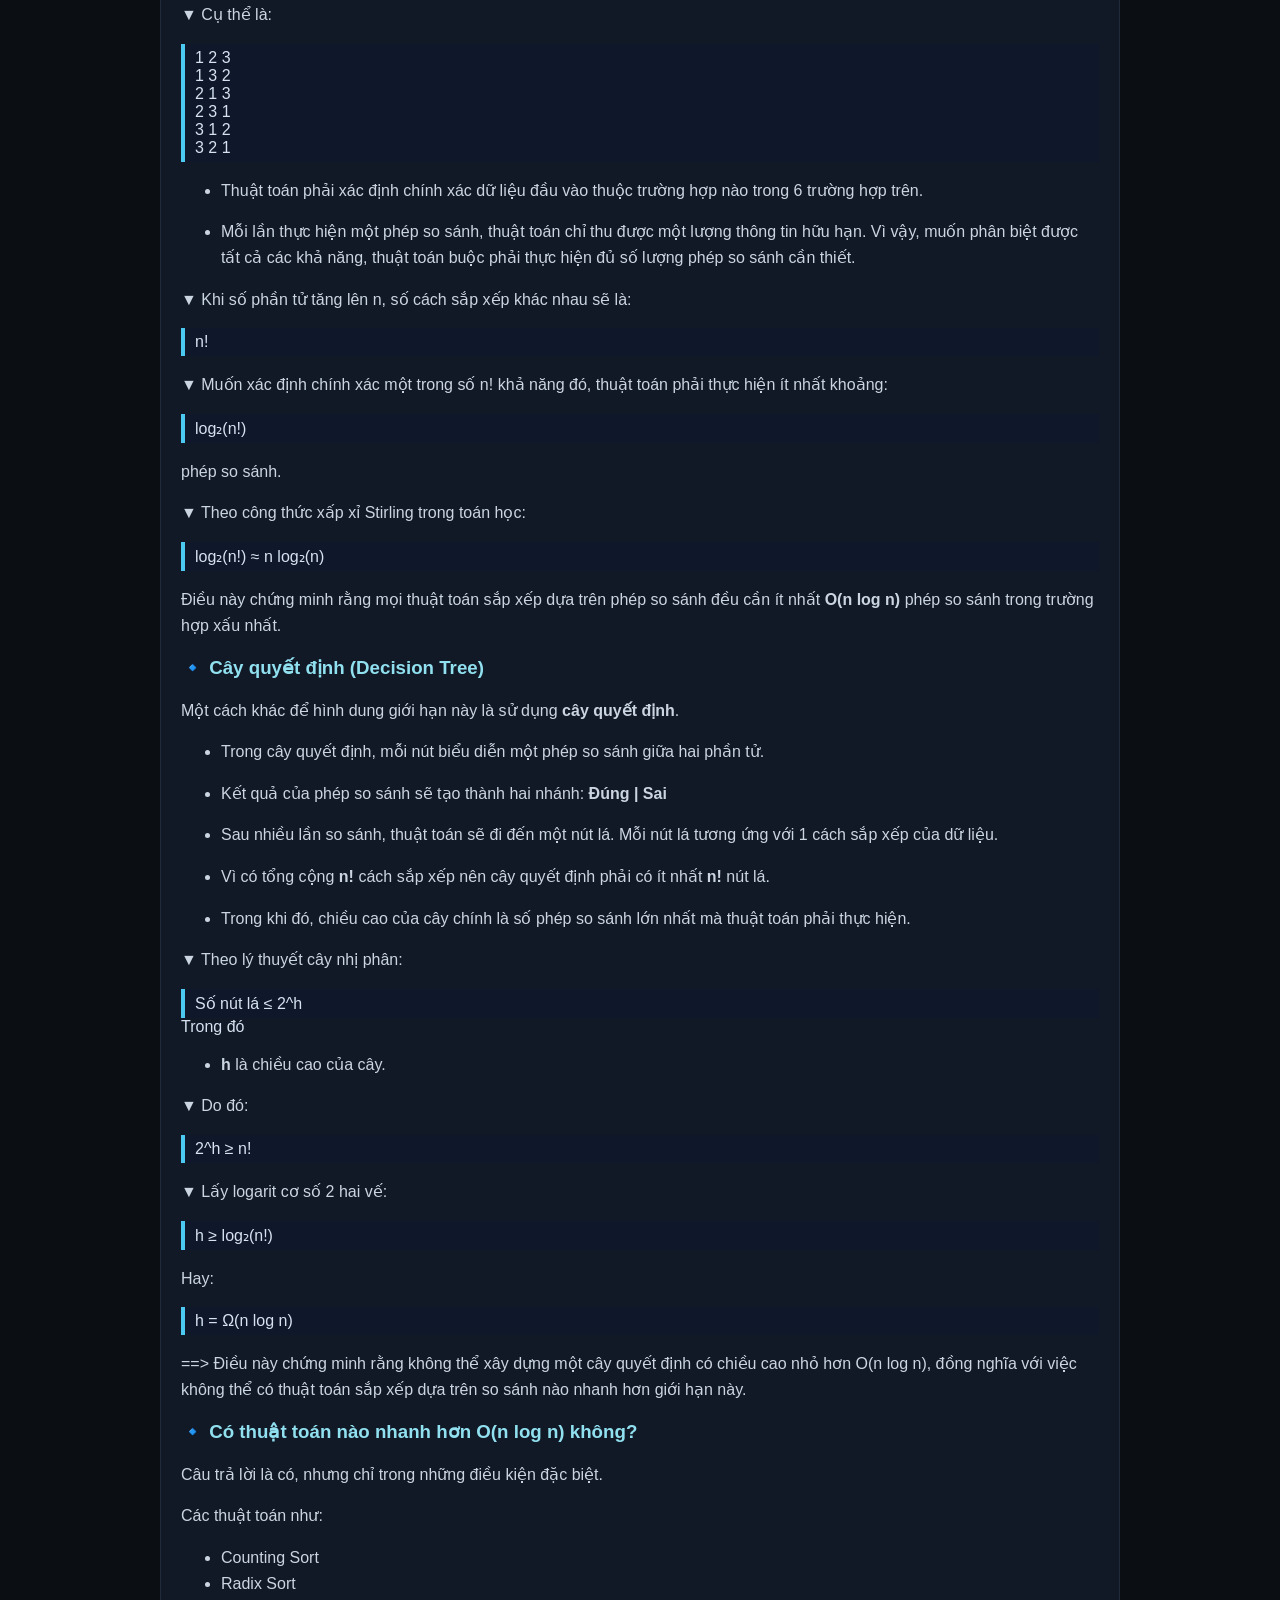
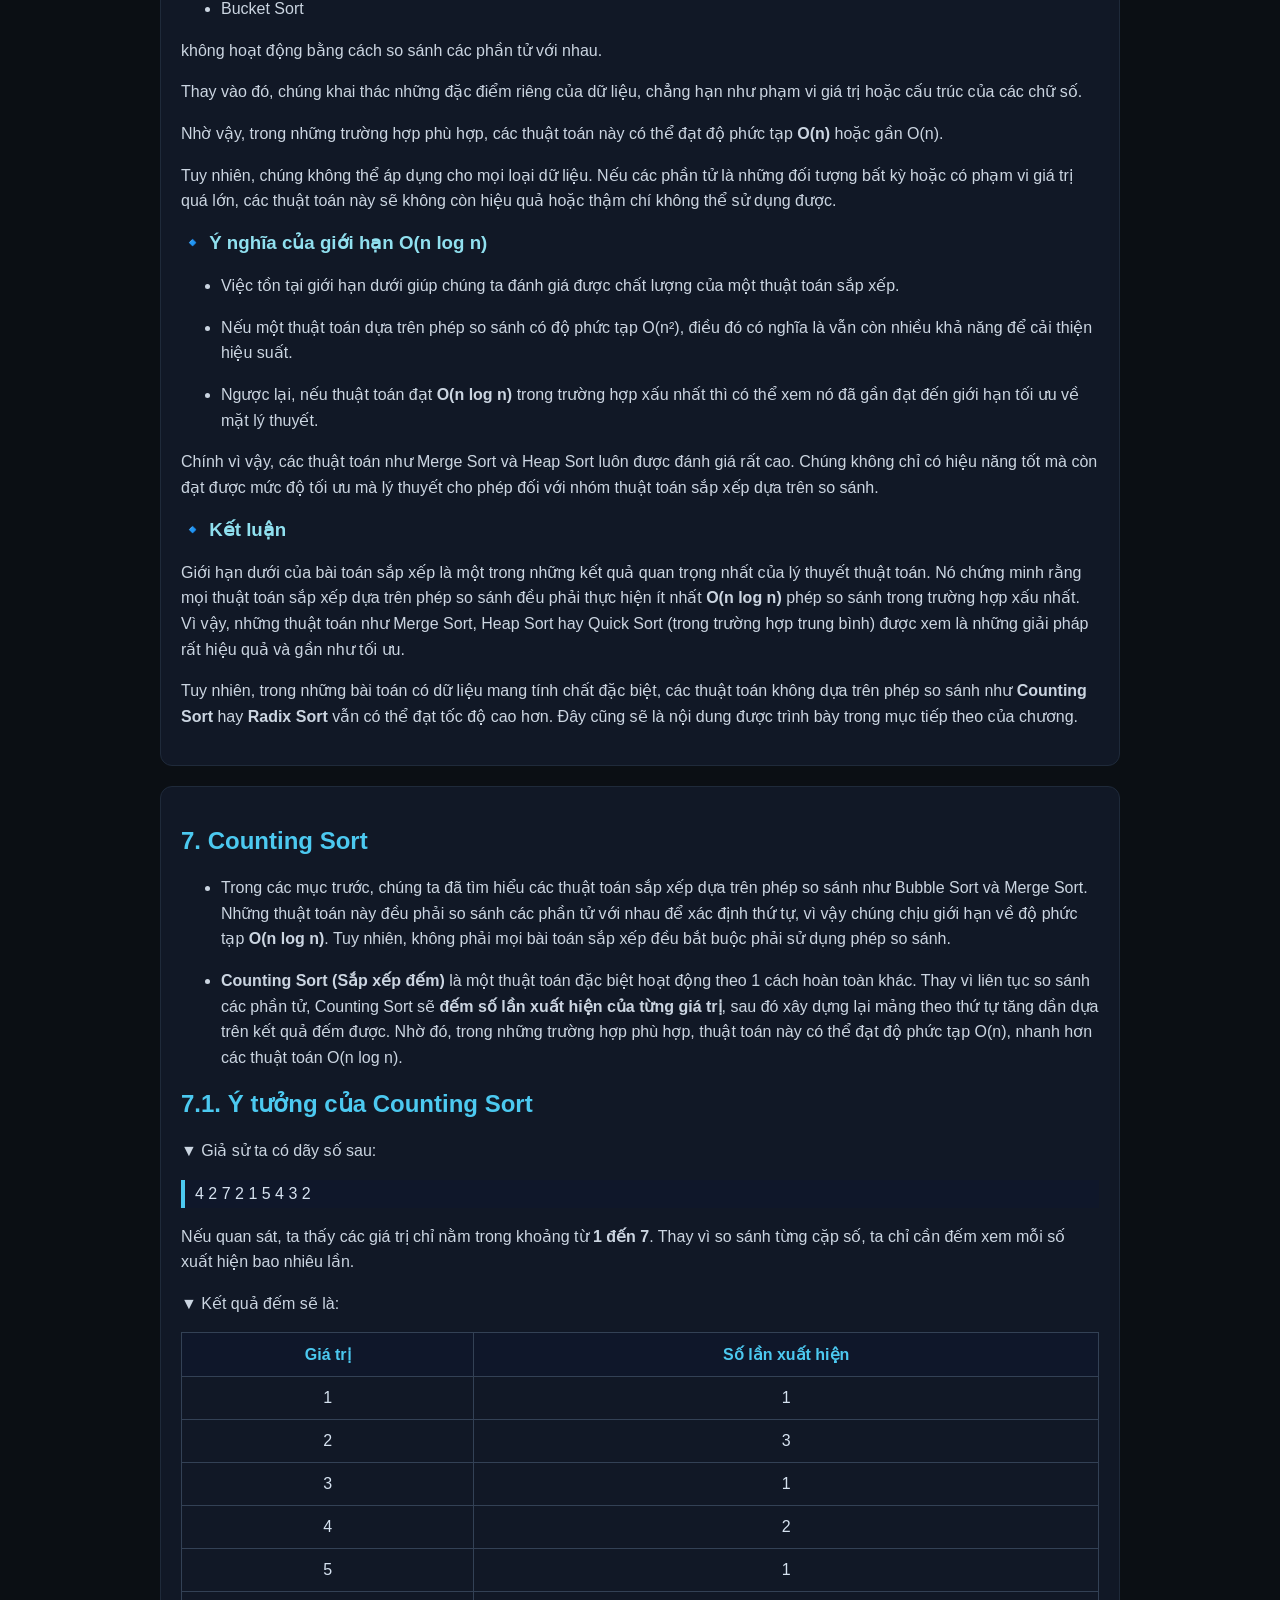
<file: sorting.html>
<!DOCTYPE html>
<html lang="vi">
<head>
  <meta charset="UTF-8">
  <meta name="viewport" content="width=device-width, initial-scale=1.0">
  <link rel="stylesheet" href="style.css">
  <link rel="icon" type="image/png" href="mylogo.png">
  <title>Sorting</title>
</head>
<body>
  <a href="index.html" class="home-btn">🏠 HOME</a>
  <div id="menuBtn">☰</div>
  <div id="overlay"></div>
  <nav id="sideMenu">
    <div class="menu-title">Mục lục</div>
    <a href="#p1">1. Giới thiệu về sắp xếp</a>
    <a href="#p2">2. Bubble Sort</a>
    <a href="#p3">3. Nghịch thế(Inversions)</a>
    <a href="#p4">4. Các thuật toán O(n log n)</a>
    <a href="#p5">5. Merge Sort</a>
    <a href="#p6">6. Giới hạn của thuật toán sắp xếp</a>
    <a href="#p7">7. Counting Sort</a>
    <a href="#p8">8. Sắp xếp trong C++</a>
    <a href="#p9">9. Toán tử so sánh</a>
    <a href="#p10">10. Cấu trúc do người dùng định nghĩa</a>
    <a href="#p11">11. Hàm so sánh</a>
    <a href="#p12">12. Binary Search</a>
    <a href="#p13">13. Tìm nghiệm nhỏ nhất</a>
    <a href="#p14">14. Continuous Search</a>
    <a href="#p15">15. Ternary Search</a>
  </nav>
  <div class="header">
    <h1>Chapter 3: Sorting</h1>
    <p>Bài toán sắp xếp</p>
  </div>
  <div class="container">
    <div class="card">
      <h2 id="p1">1. Giới thiệu về sắp xếp</h2>
      <ul>
      <li><p><b>Sắp xếp</b> (Sorting) là một trong những bài toán quan trọng nhất trong khoa học máy tính 
        và lập trình. Hầu như bất kỳ chương trình nào xử lý dữ lieu cũng đều có lúc cần đưa dữ liệu
        về một thứ tự nhất định. Thứ tự này có thể tăng dần, giảm dần hoặc theo một tiêu chí 
        do người lập trình quy định.</p></li>
      <li><p>Ví dụ, khi sử dung một ứng dung bán hàng, người dùng muốn xem danh sách sản phẩm theo giá 
        từ thấp đến cao hoặc từ cao xuống thấp. Trong danh bạ điện thoại, các liên hệ được sắp xếp
        theo bảng chữ cái để việc tìm kiếm thuận tiện hơn. Trong trò chơi điện tử, bảng xếp hạng
        người chơi cũng đc sắp xếp theo điểm số đạt được.</p></li>
      <li><p>Những ví dụ trên cho thấy sắp xếp xuất hiện ở khắp mọi nơi. Không chỉ trong các phần mềm 
        thông thường, các thuật toán sắp xếp còn đóng vai trò cực kỳ quan trọng trong lập trình 
        thi đấu và thiết kế thuật toán.</p>
      </ul></li>
      <h2>1.1. Vì sao phải sắp xếp?</h2>
      <p>Nhiều bài toán tưởng như không liên quan đến sắp xếp nhưng lại được giải quyết nhanh hơn 
        nhiều nếu dữ liệu đã được sắp xếp trước.</p>
      <p><b><u>Ví dụ</u>:</b></p>
        <ul>
          <li>Kiểm tra xem 1 mảng có chứa 2 phần tử giống nhau hay không.</li>
          <li>Tìm phần tử xuất hiện nhiều lần nhất.</li>
          <li>Ghép 2 tập dữ liệu.</li>
          <li>Xử lý các khoảng (Intervals).</li>
          <li>Giải nhiều bài toán tham lam (Greedy).</li>
        </ul>
        <p>▼ Giả sử ta có mảng:</p>
        <div class="note">
          7 2 9 5 2 8 1
        </div>
        <p>Nếu muốn kiểm tra xem có số nào xuất hiện 2 lần hay không, ta có thể phải so sánh rất
          nhiều cặp phần tử.</p>
        <p>▼ Nhưng nếu sắp xếp trước:</p>
        <div class="note">
          1 2 2 5 7 8 9
        </div>
        <p>Lúc này chỉ cần duyệt một lần và kiểm tra hai phần tử đứng cạnh nhau là đủ.</p>
        <p>==&gt; Có thể thấy, đôi khi dành thời gian để sắp xếp sẽ giúp <b>giảm đáng kể</b> thời gian xử lý
          của toàn bộ chương trình.</p>
      <h2>1.2. Bài toán sắp xếp</h2>
      <p>Bài toán sắp xếp cơ bản được phát biểu như sau:</p>
      <div class="note">
        Cho một dãy gồm n phần tử. Hãy sắp xếp các phần tử theo thứ tự tăng dần.
      </div>
        <p><b><u>Ví dụ</u>:</b></p>
        <p>▼ Dãy ban đầu:</p>
        <div class="note">
          1 3 8 2 9 2 5 6
        </div>
        <p>▼ Sau khi sắp xếp:</p>
        <div class="note">
          1 2 2 3 5 6 8 9
        </div>
      <p>Nghe có vẻ đơn giản, nhưng để thực hiện nhanh với hàng triệu phần tử lại là một vấn đề hoàn toàn khác.</p>
      <h2>1.3. Độ phức tạp của thuật toán sắp xếp</h2>
      <p>Có rất nhiều thuật toán sắp xếp khác nhau.</p>
        <ul>
          <li>Một số thuật toán rất đơn giản nên dễ học và dễ cài đặt, nhưng chạy chậm.</li>
          <li>Một số thuật toán phức tạp hơn nhưng có thể xử lý lượng dữ liệu cực lớn trong thời gian ngắn.</li>
        </ul>
      Thông thường chúng được chia thành <b>2 nhóm</b>:
      <h3>🔹Thuật toán O(n²)</h3>
      <p>Đây là nhóm thuật toán đơn giản nhất.</p>
      ▼ <b>Đặc điểm</b>:
      <ul>
        <li>Dễ hiểu.</li>
        <li>Dễ cài đặt.</li>
        <li>Phù hợp khi học thuật toán.</li>
        <li>Chỉ nên dùng với dữ liệu nhỏ.</li>
      </ul>
      ▼ <b>Ví dụ</b>:
      <ul>
        <li>Bubble Sort</li>
        <li>Selection Sort</li>
        <li>Insertion Sort</li>
      </ul>
      <p>Nếu số phần tử tăng lên gấp 10 lần thì thời gian chạy có thể tăng gần 100 lần.</p>
      <h3>🔹Thuật toán O(n log n)</h3>
      <p>Đây là nhóm thuật toán hiệu quả.</p>
      ▼ <b>Ví dụ</b>:
      <ul>
        <li>Merge Sort</li>
        <li>Heap Sort</li>
        <li>Quick Sort (trung bình)</li>
      </ul>
      Các thuật toán này có khả năng xử lý hàng trăm nghìn hoặc hàng triệu phần tử trong 
      thời gian rất ngắn.
      <p>Đây cũng là nhóm thuật toán được sử dụng phổ biến nhất trong thực tế.</p>
    </div>
    <div class="card">
      <h2 id="p2">2. Thuật toán Bubble Sort</h2>
      <p>Bubble Sort là một trong những thuật toán sắp xếp đầu tiên mà hầu hết người học
        lập trình đều được làm quen.</p>
      ▼ Ý tưởng của thuật toán rất đơn giản:<br>
      <ol>
        <li>Ta liên tục duyệt qua mảng và so sánh từng cặp phần tử đứng cạnh nhau.</li>
        <li>Nếu hai phần tử đang đứng sai thứ tự thì đổi chỗ chúng.</li>
        <li>Sau mỗi lần duyệt, phần tử lớn nhất trong đoạn chưa sắp xếp sẽ 
          dần "nổi" về cuối mảng.</li>
      </ol>
      <p>Chính vì hiện tượng này giống như bong bóng nổi lên mặt nước nên thuật toán
        được gọi là <b>Bubble Sort</b>.</p>
      <h3>🔹Ví dụ</h3>
      <ul>
        <li><p>Ban đầu:</p></li>
        <div class="note">
          1 3 2 8 <b><u>9</u></b> 2 5 6
        </div>
        <li><p>Sau vài lần đổi chỗ:</p></li>
        <div class="note">
          1 3 2 8 2 <b><u>9</u></b> 5 6
        </div>
        <br><div class="note">
          1 3 2 8 2 5 <b><u>9</u></b> 6
        </div>
        <br><div class="note">
          1 3 2 8 2 5 6 <b><u>9</u></b>
        </div>
      </ul>
      <p>==&gt; Có thể thấy số 9 đã được đưa về đúng vị trí cuối cùng.</p>
      <p>Tiếp tục lặp lại quá trình trên thì cuối cùng toàn bộ mảng sẽ được sắp xếp.</p>
      <h3>🔹Bubble Sort hoạt động như thế nào?</h3>
      <p>Giả sử mảng có n phần tử.</p>
      <ul>
        <li>Lần duyệt thứ nhất: Phần tử lớn nhất về cuối.</li>
        <li>Lần duyệt thứ hai: Phần tử lớn thứ 2 về đúng vị trí.</li>
        ...
        <li>Lần duyệt cuối cùng: Toàn bộ mảng đã được sắp xếp.</li>
      </ul>
      <p>Thuật toán không cần biết phần tử lớn nhất ở đâu, chỉ cần 
        liên tục so sánh 2 phần tử liền kề và đổi chỗ khi cần thiết.</p>
      <h3>🔹Ưu điểm</h3>
      <ul>
        <li>Rất dễ hiểu.</li>
        <li>Dễ cài đặt.</li>
        <li>Thích hợp để học thuật toán.</li>
      </ul>
      <h3>🔹Nhược điểm</h3>
      <ul>
        <li>Chậm.</li>
        <li>Không phù hợp với dữ liệu lớn.</li>
        <li>Phải thực hiện rất nhiều phép so sánh và đổi chỗ.</li>
      </ul>
      <h3>🔹Độ phức tạp</h3>
      <p>Trong trường hợp xấu nhất:</p>
      <ul>
        <li>Mỗi lượt phải so sánh gần n phần tử.</li>
        <li>Có khoảng n lượt duyệt.</li>
      </ul>
      <p>Do đó:</p>
      <div class="note">
        Thời gian: O(n²)
      </div>
      <p>Đây là lý do Bubble Sort hầu như <b>không</b> được sử dụng
        trong các chương trình thực tế.</p>
    </div>
    <div class="card">
      <h2 id="p3">3. Nghịch thế (Inversion)</h2>
      <p>Khi nghiên cứu các thuật toán sắp xếp, có một khái niệm rất quan trọng
        gọi là <b>nghịch thế</b> (Inversion).</p>
      <p>Một nghịch thế là một cặp phần tử mà:</p>
      <ul>
        <li>Phần tử đứng trước</li>
        <li>lại có giá trị lớn hơn phần tử đứng sau.</li>
      </ul>
      <p>==&gt; Nói cách khác, đây là hai phần tử đang đứng sai vị trí so với thứ tự tăng dần.</p>
      <p>▼ <b>Ví dụ</b>:</p>
      <div class="note">
        1 2 2 6 3 5 9 8
      </div>
      <p>Các nghịch thế là:</p>
      <div class="note">
        (6,3)<br>(6,5)<br>(9,8)
      </div>
      <p>Tổng cộng có 3 nghịch thế.</p>
      <h3>🔹Ý nghĩa của nghịch thế</h3>
      <p>Số lượng nghịch thế phản ánh mức độ "lộn xộn" của mảng.</p>
      <ul>
        <li>Nếu không có nghịch thế, mảng đã được sắp xếp hoàn toàn.</li>
        <li>Càng nhiều nghịch thế, mảng càng xa trạng thái đã sắp xếp.</li>
        <li>Trong trường hợp mảng bị đảo ngược hoàn toàn, số nghịch thế đạt giá trị lớn nhất.</li>
      </ul>
      <p>▼ <b>Ví dụ</b>:</p>
      <div class="note">
        5 4 3 2 1
      </div>
      <p>Đây là trường hợp xấu nhất, mọi cặp phần tử đều tạo thành nghịch thế.</p>
      <p>▼ Số nghịch thế tối đa là:</p>
      <div class="note">
        n(n − 1) / 2
      </div>
      <p>Điều này cũng giải thích vì sao các thuật toán chỉ được phép đổi chỗ 2 phần tử
        liền kề thường phải thực hiện rất nhiều lần hoán đổi trước khi hoàn thành việc sắp xếp.</p>
      <h3>🔹Mối liên hệ với Bubble Sort</h3>
      <ul>
        <li><p>Bubble Sort chỉ được phép đổi chỗ hai phần tử đứng cạnh nhau.</p></li>
        <li><p>Mỗi lần đổi chỗ như vậy chỉ có thể loại bỏ tối đa một nghịch thế.</p></li>
        <li><p>Do đó, nếu ban đầu mảng có rất nhiều nghịch thế thì
          Bubble Sort cũng phải thực hiện rất nhiều lần hoán đổi.</p></li>
      </ul>
      <p>Chính điều này khiến độ phức tạp của Bubble Sort trong trường hợp
        xấu nhất là <b>O(n²)</b>.</p>
      <h3>🔹Tổng kết</h3>
      <ul>
        <li><p>Trong phần đầu của chương, chúng ta đã tìm hiểu khái niệm sắp xếp, lý do 
          vì sao việc sắp xếp lại quan trọng, bài toán sắp xếp cơ bản và hai khái niệm 
          đầu tiên là Bubble Sort và Inversion.</p></li>
        <li><p><b>Bubble Sort</b> là thuật toán rất dễ hiểu nhưng không hiệu quả với dữ liệu lớn.
          Trong khi đó, khái niệm nghịch thế giúp chúng ta đánh giá mức độ lộn xộn của một dãy số 
          và giải thích vì sao nhiều thuật toán đơn giản phải mất nhiều thời gian để hoàn thành 
          việc sắp xếp.</p></li>
      </ul>
    </div>
    <div class="card">
      <h2 id="p4">4. Các thuật toán sắp xếp có độ phức tạp O(n log n)</h2>
      <ul>
        <li><p>Trong mục trước, chúng ta đã tìm hiểu về Bubble Sort – một thuật toán đơn giản 
          và dễ cài đặt. Tuy nhiên, Bubble Sort có độ phức tạp thời gian là O(n²), vì vậy hiệu suất
          của thuật toán sẽ giảm đáng kể khi số lượng phần tử tăng lên. Với những mảng 
          chỉ vài chục phần tử, sự khác biệt về thời gian thực thi gần như không đáng kể. 
          Nhưng khi phải xử lý hàng trăm nghìn hoặc hàng triệu phần tử, Bubble Sort trở nên
          quá chậm và không còn phù hợp.</p></li>
        <li><p>Để giải quyết vấn đề này, các nhà khoa học máy tính đã phát triển nhiều thuật toán
          sắp xếp hiệu quả hơn. Điểm chung của các thuật toán này là đều có độ phức tạp thời gian
          khoảng <b>O(n log n)</b>, giúp rút ngắn đáng kể thời gian xử lý so với các 
          thuật toán bậc hai.</p></li>
        <li><p>Nhóm thuật toán O(n log n) bao gồm nhiều thuật toán nổi tiếng như <b>Merge Sort</b>,
          <b>Heap Sort</b> và <b>Quick Sort</b> (trong trường hợp trung bình). Đây là những
          thuật toán được sử dụng rộng rãi trong thực tế cũng như trong các cuộc thi lập trình.</p></li>
      </ul>
      <h3>🔹 Ý nghĩa của độ phức tạp O(n log n)</h3>
      <p>Để hiểu vì sao O(n log n) lại nhanh hơn O(n²), hãy thử so sánh số phép toán cần thực hiện 
        khi số lượng phần tử tăng lên.</p>
      <p>▼ Giả sử cần sắp xếp 1 mảng gồm <b>1000 phần tử.</b></p>
      <ul>
        <li><p>Thuật toán O(n²) cần thực hiện khoảng:</p></li>
        <div class="note">
          1.000² = 1.000.000 phép toán.
        </div>
        <li><p>Trong khi đó, thuật toán O(n log n) chỉ cần khoảng:</p></li>
        <div class="note">
          1.000 × log₂(1.000) ≈ 1.000 × 10 = 10.000 phép toán.
        </div>
      </ul>
      <p>Như vậy, sự chênh lệch đã lên tới khoảng <b>100 lần</b>.</p>
      <p>▼ Nếu số phần tử tăng lên <b>1.000.000</b>, khoảng cách còn lớn hơn rất nhiều:</p>
      <ul>
        <li>O(n²) ≈ 10¹² phép toán.</li>
        <li>O(n log n) ≈ 20.000.000 phép toán.</li>
      </ul>
      <p>Đây là lý do các thuật toán O(n²) hầu như không được sử dụng để xử lý dữ liệu lớn.</p>
      <h3>🔹 Vì sao các thuật toán O(n log n) hiệu quả?</h3>
      <p>Phần lớn các thuật toán trong nhóm này đều sử dụng những ý tưởng thông minh thay vì liên 
        tục so sánh và đổi chỗ từng cặp phần tử như Bubble Sort.</p>
      <ul>
        <li><p>Chẳng hạn, Merge Sort áp dụng chiến lược <b>chia để trị (Divide and Conquer)</b>:
          thay vì xử lý toàn bộ mảng cùng lúc, thuật toán chia mảng thành nhiều phần nhỏ,
          sắp xếp từng phần rồi ghép chúng lại.</p></li>
        <li><p>Quick Sort lại chọn một phần tử làm <b>pivot (phần tử chốt)</b> để chia mảng thành
          hai nhóm nhỏ hơn, sau đó tiếp tục sắp xếp từng nhóm.</p></li>
        <li><p>Heap Sort sử dụng cấu trúc dữ liệu <b>Heap</b> để nhanh chóng tìm và đưa phần tử 
          lớn nhất hoặc nhỏ nhất về đúng vị trí.</p></li>
      </ul>
      <p>Mặc dù cách hoạt động của mỗi thuật toán khác nhau, nhưng chúng đều tận dụng những 
        đặc điểm của dữ liệu để <b>giảm đáng kể</b> số phép so sánh cần thực hiện.</p>
      <h3>🔹 Thuật toán nào là tốt nhất?</h3>
      <p>Không có thuật toán nào luôn tốt nhất trong mọi trường hợp.</p>
      <ul>
        <li><b>Merge Sort</b> có thời gian thực thi ổn định là O(n log n), nhưng cần
          sử dụng thêm bộ nhớ phụ.</li>
        <li><b>Quick Sort</b> thường là thuật toán nhanh nhất trên thực tế nhờ chi phí thấp và
          tận dụng tốt bộ nhớ đệm của CPU. Tuy nhiên, trong trường hợp xấu nhất, độ phức tạp
          có thể lên tới O(n²).</li>
        <li><b>Heap Sort</b> luôn đảm bảo O(n log n) và không cần nhiều bộ nhớ phụ, nhưng thường chậm
          hơn Merge Sort và Quick Sort trên dữ liệu thông thường.</li>
      </ul>
      <p>Vì vậy, việc lựa chọn thuật toán phụ thuộc vào đặc điểm của bài toán và yêu cầu cụ thể
        của chương trình.</p>
      <h3>🔹 Khi nào nên sử dụng các thuật toán O(n log n)?</h3>
      <ul>
        <li><p>Trong hầu hết các bài toán thực tế, nếu số lượng phần tử từ vài nghìn trở lên, 
          các thuật toán O(n log n) gần như luôn là lựa chọn phù hợp.</p></li>
        <li><p>Đặc biệt, thư viện chuẩn của C++ đã tích hợp sẵn hàm sort(), sử dụng một thuật toán 
          được tối ưu rất tốt (Introsort – kết hợp giữa Quick Sort, Heap Sort và Insertion Sort).
          Do đó, lập trình viên thường không cần tự cài đặt các thuật toán sắp xếp mà chỉ cần
          sử dụng hàm có sẵn.</p></li>
        <li><p>Tuy nhiên, việc hiểu nguyên lý hoạt động của Merge Sort, Quick Sort hay Heap Sort 
          vẫn rất quan trọng. Nó giúp chúng ta phân tích độ phức tạp của thuật toán, lựa chọn
          giải pháp phù hợp và hiểu rõ hơn cách các thư viện chuẩn hoạt động bên trong.</p></li>
      </ul>
      <h3>🔹 Kết luận</h3>
      <p>Các thuật toán sắp xếp O(n log n) là nền tảng của nhiều chương trình hiện đại. So với 
        các thuật toán O(n²), chúng có khả năng xử lý dữ liệu lớn nhanh hơn rất nhiều và là
        lựa chọn mặc định trong hầu hết các ứng dụng. Trong mục tiếp theo, chúng ta sẽ tìm hiểu
        <b>Merge Sort</b> – một trong những thuật toán O(n log n) nổi tiếng nhất, đồng thời cũng là 
        ví dụ điển hình cho chiến lược <b>chia để trị</b>.</p>
    </div>
    <div class="card">
      <h2 id="p5">5. Merge Sort</h2>
      <ul>
        <li><p>Sau khi đã tìm hiểu về các thuật toán sắp xếp có độ phức tạp <b>O(n log n)</b>,
          chúng ta sẽ nghiên cứu một trong những thuật toán tiêu biểu nhất của nhóm này 
          là <b>Merge Sort</b> (Sắp xếp trộn). Đây là thuật toán được phát triển dựa trên 
          tư tưởng <b>chia để trị (Divide and Conquer)</b> và là nền tảng cho nhiều thuật toán 
          xử lý dữ liệu khác.</p></li>
        <li><p>Khác với Bubble Sort hay Selection Sort, Merge Sort không cố gắng sắp xếp toàn bộ
          mảng ngay từ đầu. Thay vào đó, thuật toán chia bài toán lớn thành nhiều bài toán nhỏ hơn,
          giải quyết từng bài toán nhỏ rồi kết hợp các kết quả lại để thu được lời giải cuối cùng.
          Nhờ phương pháp này, Merge Sort luôn duy trì được hiệu suất cao ngay cả khi phải xử lý
          những tập dữ liệu rất lớn.</p></li>
      </ul>
      <h3>🔹 Ý tưởng của Merge Sort</h3>
      <p>Merge Sort hoạt động dựa trên ba bước chính:</p>
      <ul>
        <li>Chia mảng thành hai nửa có kích thước gần bằng nhau.</li>
        <li>Tiếp tục chia mỗi nửa thành các phần nhỏ hơn cho đến khi mỗi mảng con chỉ còn một phần tử.</li>
        <li>Ghép các mảng con đã được sắp xếp lại với nhau theo đúng thứ tự.</li>
      </ul>
      <p>Ý tưởng này nghe có vẻ phức tạp, nhưng thực chất lại rất tự nhiên. Một mảng chỉ gồm 1
        phần tử luôn được xem là đã được sắp xếp. Vì vậy, thay vì sắp xếp một mảng lớn, 
        Merge Sort chỉ cần ghép nhiều mảng nhỏ đã có thứ tự để tạo thành một mảng lớn cũng
        có thứ tự.</p>
      <h3>🔹 Quá trình chia mảng</h3>
      <p>Giả sử cần sắp xếp dãy số:</p>
      <div class="note">
        8 3 6 2 7 5 1 4
      </div>
      <p>Đầu tiên, mảng được chia thành 2 phần:</p>
      <div class="note">
        8 3 6 2<br>
        7 5 1 4
      </div>
      <p>Sau đó, mỗi phần lại tiếp tục được chia:</p>
      <div class="note">
        8 3<br>
        6 2<br>
        7 5<br>
        1 4<br>
      </div>
      <p>Quá trình này tiếp tục cho đến khi mỗi mảng chỉ còn một phần tử:</p>
      <div class="note">
        8<br>
        3<br>
        6<br>
        2<br>
        7<br>
        5<br>
        1<br>
        4
      </div>
      <p>==&gt; Lúc này việc chia kết thúc vì không thể chia nhỏ hơn nữa.</p>
      <h3>🔹 Quá trình trộn</h3>
      <p>Sau khi chia xong, Merge Sort bắt đầu ghép các mảng con lại.</p>
      <p>▼ <b><u>Ví dụ</u></b>:</p>
      <div class="note">
        8<br>
        3
      </div>
      <p>được ghép thành:</p>
      <div class="note">
        3 8
      </div>
      <p>Tương tự:</p>
      <div class="note">
        6<br>
        2
      </div>
      <p>được ghép thành:</p>
      <div class="note">
        2 6
      </div>
      <p>Tiếp theo:</p>
      <div class="note">
        3 8<br>
        2 6
      </div>
      <p>được ghép thành:</p>
      <div class="note">
        2 3 6 8
      </div>
      <p>Quá trình này tiếp tục diễn ra cho đến khi tất cả các mảng con được hợp nhất
        thành một mảng duy nhất:</p>
      <div class="note">
        1 2 3 4 5 6 7 8
      </div>
      <p>Điểm quan trọng là trong mỗi lần ghép, hai mảng tham gia đều đã được sắp xếp từ trước.
        Vì vậy, việc tạo ra mảng mới theo đúng thứ tự trở nên rất đơn giản và hiệu quả.</p>
      <h3>🔹 Tại sao Merge Sort lại nhanh?</h3>
      <p>Điểm mạnh của Merge Sort nằm ở cách chia nhỏ bài toán.</p>
      <p>▼ Giả sử có một mảng gồm <b>1.024 phần tử</b>. Thuật toán sẽ chia thành:</p>
      <div class="note">
        1024<br>
        ↓<br>
        512<br>
        ↓<br>
        256<br>
        ↓<br>
        128<br>
        ↓<br>
        64<br>
        ↓<br>
        32<br>
        ↓<br>
        16<br>
        ↓<br>
        8<br>
        ↓<br>
        4<br>
        ↓<br>
        2<br>
        ↓<br>
        1
      </div>
      <p>Chỉ cần khoảng <b>10 lần chia</b> là mọi phần tử đều được tách riêng.</p>
      <p>▼ Sau đó, thuật toán thực hiện quá trình ghép. Ở mỗi lần ghép, tất cả các phần tử chỉ được
        duyệt qua đúng một lần. Vì số tầng của quá trình chia là khoảng <b>log₂(n)</b> và mỗi tầng xử lý 
        <b>n</b> phần tử nên tổng thời gian thực hiện là:</p>
      <div class="note">
        O(n log n)
      </div>
      <p>==&gt; Đây là lý do Merge Sort nhanh hơn rất nhiều so với các thuật toán có độ phức tạp O(n²).</p>
      <h3>🔹 Tính ổn định của Merge Sort</h3>
      <p>Một ưu điểm quan trọng của Merge Sort là <b>tính ổn định (Stable Sort)</b>.</p>
      <p>▼ Một thuật toán được gọi là ổn định nếu các phần tử có cùng giá trị vẫn giữ nguyên
        thứ tự xuất hiện ban đầu sau khi sắp xếp.</p>
      <p>▼ Ví dụ, giả sử danh sách học sinh được sắp xếp theo điểm:</p>
      <div class="table-wrapper">
      <table class="table">
        <tr>
          <th>Họ tên</th>
          <th>Điểm</th>
        </tr>
        <tr>
          <td>An</td>
          <td>8</td>
        </tr>
        <tr>
          <td>Bình</td>
          <td>9</td>
        </tr>
        <tr>
          <td>Cường</td>
          <td>8</td>
        </tr>
        <tr>
          <td>Dũng</td>
          <td>10</td>
        </tr>
      </table>
      <p>Sau khi sắp xếp theo điểm tăng dần, kết quả là:</p>
      <table>
        <tr>
          <th>Họ tên</th>
          <th>Điểm</th>
        </tr>
        <tr>
          <td>An</td>
          <td>8</td>
        </tr>
        <tr>
          <td>Cường</td>
          <td>8</td>
        </tr>
        <tr>
          <td>Bình</td>
          <td>9</td>
        </tr>
        <tr>
          <td>Dũng</td>
          <td>10</td>
        </tr>
      </table>
      </div>
      <p>==&gt; Có thể thấy An vẫn đứng trước Cường vì hai bạn cùng đạt 8 điểm và Merge Sort
        không làm thay đổi thứ tự ban đầu của các phần tử bằng nhau.</p>
      <p>Đặc điểm này rất <b>quan trọng</b> trong nhiều bài toán xử lý dữ liệu.</p>
      <h3>🔹 Ưu điểm</h3>
      <p>Merge Sort có nhiều ưu điểm nổi bật:</p>
      <ul>
        <li>Luôn có độ phức tạp thời gian O(n log n) trong cả trường hợp tốt nhất, trung bình và xấu nhất.</li>
        <li>Hoạt động ổn định, không bị ảnh hưởng nhiều bởi cách dữ liệu được sắp xếp ban đầu.</li>
        <li>Là thuật toán ổn định, giúp giữ nguyên thứ tự của các phần tử bằng nhau.</li>
        <li>Phù hợp với các tập dữ liệu rất lớn và thường được sử dụng trong các hệ thống xử lý dữ liệu quy mô lớn.</li>
        <li>Dễ áp dụng trong các bài toán chia để trị và xử lý dữ liệu trên bộ nhớ ngoài.</li>
      </ul>
      <h3>🔹 Nhược điểm</h3>
      <p>Bên cạnh những ưu điểm, Merge Sort cũng tồn tại một số hạn chế.</p>
      <ul>
        <li>Thứ nhất, thuật toán cần sử dụng thêm một mảng phụ trong quá trình trộn. Điều này 
          làm cho lượng bộ nhớ cần sử dụng tăng lên khoảng O(n).</li>
        <li>Thứ hai, việc sao chép dữ liệu giữa các mảng khiến Merge Sort đôi khi chậm hơn Quick Sort
          trên các mảng nhỏ, mặc dù cả hai đều có độ phức tạp trung bình là O(n log n).</li>
        <li>Ngoài ra, việc cài đặt Merge Sort cũng phức tạp hơn Bubble Sort hoặc Insertion Sort do
          sử dụng đệ quy và quá trình hợp nhất mảng.</li>
      </ul>
      <h3>🔹 Ứng dụng của Merge Sort</h3>
      <p>Merge Sort được sử dụng trong nhiều lĩnh vực của khoa học máy tính và kỹ thuật phần mềm.</p>
      <p>▼ Một số ứng dụng phổ biến gồm:</p>
      <ul>
        <li>Sắp xếp các tập dữ liệu có kích thước rất lớn.</li>
        <li>Sắp xếp dữ liệu được lưu trên ổ cứng hoặc các thiết bị lưu trữ ngoài (External Sorting).</li>
        <li>Đếm số nghịch thế (Inversions) trong một mảng.</li>
        <li>Xử lý các bài toán chia để trị.</li>
        <li>Là thành phần của nhiều thư viện và hệ thống xử lý dữ liệu.</li>
      </ul>
      <h3>🔹 Kết luận</h3>
      <p>Merge Sort là một trong những thuật toán sắp xếp quan trọng và hiệu quả nhất. 
        Nhờ áp dụng chiến lược <b>chia để trị</b>, thuật toán luôn đạt độ phức tạp <b>O(n log n)</b>, 
        ổn định trong mọi trường hợp và phù hợp với các bài toán xử lý dữ liệu lớn. Mặc dù cần
        thêm bộ nhớ phụ để thực hiện quá trình trộn, Merge Sort vẫn là lựa chọn hàng đầu trong
        nhiều ứng dụng yêu cầu tính ổn định và hiệu năng cao. Việc hiểu rõ Merge Sort không chỉ
        giúp nắm vững một thuật toán sắp xếp hiệu quả mà còn tạo nền tảng để học các kỹ thuật
        chia để trị và nhiều thuật toán nâng cao khác.</p>
    </div>
    <div class="card">
      <h2 id="p6">6. Giới hạn của các thuật toán sắp xếp (Sorting Lower Bound)</h2>
      <p>Sau khi tìm hiểu Merge Sort, có thể nhiều người sẽ đặt ra câu hỏi: <b>Liệu có tồn tại
        một thuật toán sắp xếp dựa trên phép so sánh nhanh hơn O(n log n) hay không?</b></p>
      <ul>
        <li><p>Đây là một câu hỏi rất quan trọng trong khoa học máy tính. Trải qua nhiều năm 
          nghiên cứu, các nhà khoa học đã chứng minh rằng đối với những thuật toán sắp xếp <b>dựa 
            trên việc so sánh các phần tử với nhau</b>, không thể tồn tại một thuật toán nào có 
          độ phức tạp tốt hơn <b>O(n log n)</b> trong trường hợp tổng quát. Kết quả này được gọi là 
          <b>giới hạn dưới của bài toán sắp xếp</b> (Sorting Lower Bound).</p></li>
        <li><p>Nói cách khác, nếu một thuật toán chỉ sử dụng các phép so sánh như "lớn hơn", 
          "nhỏ hơn" hoặc "bằng nhau" để xác định thứ tự giữa các phần tử, thì dù được thiết kế 
          thông minh đến đâu, nó vẫn không thể vượt qua giới hạn này trong trường hợp xấu nhất.</p></li>
      </ul>
      <h3>🔹 Thuật toán sắp xếp dựa trên phép so sánh là gì?</h3>
      <p>Phần lớn các thuật toán sắp xếp quen thuộc đều hoạt động bằng cách liên tục so sánh 
        các phần tử với nhau.</p>
      <p><b><u>Ví dụ</u></b>:</p>
      <ul>
        <li>Bubble Sort so sánh hai phần tử liền kề để quyết định có cần đổi chỗ hay không.</li>
        <li>Selection Sort liên tục tìm phần tử nhỏ nhất thông qua các phép so sánh.</li>
        <li>Insertion Sort so sánh phần tử hiện tại với các phần tử đứng trước.</li>
        <li>Merge Sort so sánh các phần tử của hai mảng con khi thực hiện quá trình hợp nhất.</li>
        <li>Quick Sort so sánh các phần tử với phần tử chốt (pivot) để chia mảng.</li>
      </ul>
      <p>Điểm chung của các thuật toán này là mọi quyết định đều dựa trên kết quả của các phép
        so sánh. Chính vì vậy, chúng đều chịu sự ràng buộc bởi giới hạn O(n log n).</p>
      <h3>🔹 Vì sao lại tồn tại giới hạn này?</h3>
      <p>Để hiểu điều này, hãy xét một ví dụ đơn giản.</p>
      <p>▼ Giả sử ta có 3 số:</p>
      <div class="note">
        1 2 3
      </div>
      <p>▼ Ba số này có thể được sắp xếp theo:</p>
      <div class="note">
        3! = 6
      </div>
      <p>thứ tự khác nhau.</p>
      <p>▼ Cụ thể là:</p>
      <div class="note">
        1 2 3<br>
        1 3 2<br>
        2 1 3<br>
        2 3 1<br>
        3 1 2<br>
        3 2 1
      </div>
      <ul>
        <li><p>Thuật toán phải xác định chính xác dữ liệu đầu vào thuộc trường hợp nào trong 
          6 trường hợp trên.</p></li>
        <li><p>Mỗi lần thực hiện một phép so sánh, thuật toán chỉ thu được một lượng thông tin
          hữu hạn. Vì vậy, muốn phân biệt được tất cả các khả năng, thuật toán buộc phải thực hiện 
          đủ số lượng phép so sánh cần thiết.</p></li>
      </ul>
      <p>▼ Khi số phần tử tăng lên n, số cách sắp xếp khác nhau sẽ là:</p>
      <div class="note">
        n!
      </div>
      <p>▼ Muốn xác định chính xác một trong số n! khả năng đó, thuật toán phải thực hiện
        ít nhất khoảng:</p>
      <div class="note">
        log₂(n!)
      </div>
      <p>phép so sánh.</p>
      <p>▼ Theo công thức xấp xỉ Stirling trong toán học:</p>
      <div class="note">
        log₂(n!) ≈ n log₂(n)
      </div>
      <p>Điều này chứng minh rằng mọi thuật toán sắp xếp dựa trên phép so sánh đều cần ít nhất 
        <b>O(n log n)</b> phép so sánh trong trường hợp xấu nhất.</p>
      <h3>🔹 Cây quyết định (Decision Tree)</h3>
      <p>Một cách khác để hình dung giới hạn này là sử dụng <b>cây quyết định</b>.</p>
      <ul>
        <li><p>Trong cây quyết định, mỗi nút biểu diễn một phép so sánh giữa hai phần tử.</p></li>
        <li><p>Kết quả của phép so sánh sẽ tạo thành hai nhánh: <b>Đúng  |  Sai</b></p></li>
        <li><p>Sau nhiều lần so sánh, thuật toán sẽ đi đến một nút lá. Mỗi nút lá tương ứng
          với 1 cách sắp xếp của dữ liệu.</p></li>
        <li><p>Vì có tổng cộng <b>n!</b> cách sắp xếp nên cây quyết định phải có ít nhất <b>n!</b> nút lá.</p></li>
        <li><p>Trong khi đó, chiều cao của cây chính là số phép so sánh lớn nhất mà thuật toán phải thực hiện.</p></li>
      </ul>
      <p>▼ Theo lý thuyết cây nhị phân:</p>
      <div class="note">
        Số nút lá ≤ 2^h
      </div>
      Trong đó<br>
      <ul>
        <li><b>h</b> là chiều cao của cây.</li>
      </ul>
      <p>▼ Do đó:</p>
      <div class="note">
        2^h ≥ n!
      </div>
      <p>▼ Lấy logarit cơ số 2 hai vế:</p>
      <div class="note">
        h ≥ log₂(n!)
      </div>
      <p>Hay:</p>
      <div class="note">
        h = Ω(n log n)
      </div>
      <p>==&gt; Điều này chứng minh rằng không thể xây dựng một cây quyết định có chiều cao nhỏ hơn
        O(n log n), đồng nghĩa với việc không thể có thuật toán sắp xếp dựa trên so sánh nào nhanh
        hơn giới hạn này.</p>
      <h3>🔹 Có thuật toán nào nhanh hơn O(n log n) không?</h3>
      <p>Câu trả lời là có, nhưng chỉ trong những điều kiện đặc biệt.</p>
      <p>Các thuật toán như:</p>
      <ul>
        <li>Counting Sort</li>
        <li>Radix Sort</li>
        <li>Bucket Sort</li>
      </ul>
      <p>không hoạt động bằng cách so sánh các phần tử với nhau.</p>
      <p>Thay vào đó, chúng khai thác những đặc điểm riêng của dữ liệu, chẳng hạn như phạm vi
        giá trị hoặc cấu trúc của các chữ số.</p>
      <p>Nhờ vậy, trong những trường hợp phù hợp, các thuật toán này có thể đạt độ phức tạp 
        <b>O(n)</b> hoặc gần O(n).</p>
      <p>Tuy nhiên, chúng không thể áp dụng cho mọi loại dữ liệu. Nếu các phần tử là những đối tượng
        bất kỳ hoặc có phạm vi giá trị quá lớn, các thuật toán này sẽ không còn hiệu quả hoặc
        thậm chí không thể sử dụng được.</p>
      <h3>🔹 Ý nghĩa của giới hạn O(n log n)</h3>
      <ul>
        <li><p>Việc tồn tại giới hạn dưới giúp chúng ta đánh giá được chất lượng của một thuật toán sắp xếp.</p></li>
        <li><p>Nếu một thuật toán dựa trên phép so sánh có độ phức tạp O(n²), điều đó có nghĩa 
          là vẫn còn nhiều khả năng để cải thiện hiệu suất.</p></li>
        <li><p>Ngược lại, nếu thuật toán đạt <b>O(n log n)</b> trong trường hợp xấu nhất thì có thể xem
          nó đã gần đạt đến giới hạn tối ưu về mặt lý thuyết.</p></li>
      </ul>
      <p>Chính vì vậy, các thuật toán như Merge Sort và Heap Sort luôn được đánh giá rất cao.
        Chúng không chỉ có hiệu năng tốt mà còn đạt được mức độ tối ưu mà lý thuyết cho phép
        đối với nhóm thuật toán sắp xếp dựa trên so sánh.</p>
      <h3>🔹 Kết luận</h3>
      <p>Giới hạn dưới của bài toán sắp xếp là một trong những kết quả quan trọng nhất của lý thuyết
        thuật toán. Nó chứng minh rằng mọi thuật toán sắp xếp dựa trên phép so sánh đều phải
        thực hiện ít nhất <b>O(n log n)</b> phép so sánh trong trường hợp xấu nhất. Vì vậy, những
        thuật toán như Merge Sort, Heap Sort hay Quick Sort (trong trường hợp trung bình) 
        được xem là những giải pháp rất hiệu quả và gần như tối ưu.</p>
      <p>Tuy nhiên, trong những bài toán có dữ liệu mang tính chất đặc biệt, các thuật toán 
        không dựa trên phép so sánh như <b>Counting Sort</b> hay <b>Radix Sort</b> vẫn có thể đạt tốc độ 
        cao hơn. Đây cũng sẽ là nội dung được trình bày trong mục tiếp theo của chương.</p>
    </div>
    <div class="card">
      <h2 id="p7">7. Counting Sort</h2>
      <ul>
        <li><p>Trong các mục trước, chúng ta đã tìm hiểu các thuật toán sắp xếp dựa trên phép 
          so sánh như Bubble Sort và Merge Sort. Những thuật toán này đều phải so sánh các 
          phần tử với nhau để xác định thứ tự, vì vậy chúng chịu giới hạn về độ phức tạp 
          <b>O(n log n)</b>. Tuy nhiên, không phải mọi bài toán sắp xếp đều bắt buộc phải sử dụng 
          phép so sánh.</p></li>
        <li><p><b>Counting Sort (Sắp xếp đếm)</b> là một thuật toán đặc biệt hoạt động theo 1 cách 
          hoàn toàn khác. Thay vì liên tục so sánh các phần tử, Counting Sort sẽ <b>đếm số lần 
          xuất hiện của từng giá trị</b>, sau đó xây dựng lại mảng theo thứ tự tăng dần dựa trên 
          kết quả đếm được. Nhờ đó, trong những trường hợp phù hợp, thuật toán này có thể đạt 
          độ phức tạp O(n), nhanh hơn các thuật toán O(n log n).</p></li>
      </ul>
      <h2>7.1. Ý tưởng của Counting Sort</h2>
      <p>▼ Giả sử ta có dãy số sau:</p>
      <div class="note">
        4 2 7 2 1 5 4 3 2
      </div>
      <p>Nếu quan sát, ta thấy các giá trị chỉ nằm trong khoảng từ <b>1 đến 7</b>. Thay vì so sánh 
        từng cặp số, ta chỉ cần đếm xem mỗi số xuất hiện bao nhiêu lần.</p>
      <p>▼ Kết quả đếm sẽ là:</p>
      <div class="table-wrapper">
      <table class="table">
        <tr>
          <th>Giá trị</th>
          <th>Số lần xuất hiện</th>
        </tr>
        <tr>
          <td>1</td>
          <td>1</td>
        </tr>
        <tr>
          <td>2</td>
          <td>3</td>
        </tr>
        <tr>
          <td>3</td>
          <td>1</td>
        </tr>
        <tr>
          <td>4</td>
          <td>2</td>
        </tr>
        <tr>
          <td>5</td>
          <td>1</td>
        </tr>
        <tr>
          <td>6</td>
          <td>0</td>
        </tr>
        <tr>
          <td>7</td>
          <td>1</td>
        </tr>
      </table>
      </div>
      <p>Sau khi hoàn thành việc đếm, ta chỉ cần duyệt bảng từ giá trị nhỏ nhất đến lớn nhất 
        và ghi lại mỗi số đúng với số lần xuất hiện của nó.</p>
      <p>▼ Kết quả cuối cùng là:</p>
      <div class="note">
        1 2 2 2 3 4 4 5 7
      </div>
      <p>Có thể thấy toàn bộ quá trình không hề cần so sánh giữa các phần tử.</p>
      <h2>7.2. Các bước thực hiện</h2>
      <p>Counting Sort thường được thực hiện theo ba bước chính.</p>
      <h3>🔹 Bước 1: Tạo mảng đếm</h3>
      <p>Đầu tiên, tạo một mảng để lưu số lần xuất hiện của từng giá trị. Ban đầu tất cả 
        các phần tử của mảng đếm đều bằng 0.</p>
      <p>Ví dụ, nếu giá trị lớn nhất là 7 thì mảng đếm sẽ gồm 8 ô (tính cả số 0).</p>
      <h3>🔹 Bước 2: Đếm số lần xuất hiện</h3>
      <p>Duyệt toàn bộ mảng ban đầu. Mỗi khi gặp một giá trị, tăng bộ đếm của giá trị 
        đó lên 1 đơn vị.</p>
      <p>▼ <b><u>Ví dụ</u></b>:</p>
      <div class="note">
        4 2 7 2 1 5 4 3 2
      </div>
      <p>▼ Sau khi duyệt xong:</p>
      <div class="note">
        1 → 1 lần<br>
        2 → 3 lần<br>
        3 → 1 lần<br>
        4 → 2 lần<br>
        5 → 1 lần<br>
        6 → 0 lần<br>
        7 → 1 lần
      </div>
      <h3>🔹 Bước 3: Xây dựng lại mảng</h3>
      <p>Cuối cùng, duyệt mảng đếm từ nhỏ đến lớn. Giá trị nào xuất hiện bao nhiêu lần thì ghi 
        vào mảng kết quả bấy nhiêu lần.</p>
      <p><b><u>Ví dụ:</u></b></p>
      <ul>
        <li>Ghi số 1 một lần.</li>
        <li>Ghi số 2 ba lần.</li>
        <li>Ghi số 3 một lần.</li>
        <li>Ghi số 4 hai lần.</li>
        <li>...</li>
      </ul>
      <p>Sau khi hoàn thành, mảng đã được sắp xếp.</p>
      <h2>7.3. Ví dụ minh họa</h2>
      <p>▼ Cho mảng:</p>
      <div class="note">
        3 1 4 1 2 5 3 2
      </div>
      <p>▼ Sau khi đếm:</p>
      <div class="table-wrapper">
      <table class="table">
        <tr>
          <th>Giá trị</th>
          <th>Số lần</th>
        </tr>
        <tr>
          <td>1</td>
          <td>2</td>
        </tr>
        <tr>
          <td>2</td>
          <td>2</td>
        </tr>
        <tr>
          <td>3</td>
          <td>2</td>
        </tr>
        <tr>
          <td>4</td>
          <td>1</td>
        </tr>
        <tr>
          <td>5</td>
          <td>1</td>
        </tr>
      </table>
      </div>
      <p>▼ Tạo lại mảng:</p>
      <div class="note">
        1 1 2 2 3 3 4 5
      </div>
      <p>Quá trình này chỉ cần duyệt qua dữ liệu và bảng đếm, không phải thực hiện các phép 
        đổi chỗ như Bubble Sort hay Merge Sort.</p>
      <h2>7.4. Độ phức tạp</h2>
      <p>▼ Giả sử:</p>
      <ul>
        <li><b>n</b> là số lượng phần tử.</li>
        <li><b>k</b> là giá trị lớn nhất trong mảng.</li>
      </ul>
      <p>▼ Thuật toán cần:</p>
      <ul>
        <li>Một lần duyệt để đếm.</li>
        <li>Một lần duyệt mảng đếm.</li>
        <li>Một lần ghi kết quả.</li>
      </ul>
      <p>▼ Do đó, đọ phức tạp là:</p>
      <div class="note">
        O(n + k)
      </div>
      <p>Nếu <b>k</b> không quá lớn so với <b>n</b>, ta có thể xem thuật toán gần như chạy trong 
        thời gian <b>O(n)</b>.</p>
      <p>Đây là một tốc độ rất cao và là ưu điểm lớn nhất của Counting Sort.</p>
      <h2>7.5. Ưu điểm</h2>
      <p>Counting Sort có nhiều ưu điểm nổi bật:</p>
      <ul>
        <li>Độ phức tạp thời gian rất thấp khi dữ liệu phù hợp.</li>
        <li>Không cần thực hiện các phép so sánh giữa các phần tử.</li>
        <li>Dễ cài đặt và dễ hiểu.</li>
        <li>Có thể trở thành thuật toán <b>ổn định (Stable Sort)</b> nếu được cài đặt đúng cách.</li>
        <li>Thường được sử dụng làm nền tảng cho các thuật toán như <b>Radix Sort</b>.</li>
      </ul>
      <h2>7.6. Nhược điểm</h2>
      <p>Mặc dù rất nhanh, Counting Sort không phải lúc nào cũng là lựa chọn tốt. Thuật toán 
        chỉ hoạt động hiệu quả khi phạm vi giá trị của dữ liệu không quá lớn.</p>
      <p><b><u>Ví dụ:</u></b></p>
      <p>▼ Nếu cần sắp xếp:</p>
      <div class="note">
        2 5 7 1 4
      </div>
      <p>thì việc tạo mảng đếm rất đơn giản.</p>
      <p>▼ Nhưng nếu mảng chỉ có vài phần tử như:</p>
      <div class="note">
        5<br>
        1 000 000<br>
        999 999
      </div>
      <p>thì phải tạo mảng đếm có tới hơn một triệu phần tử. Điều này gây lãng phí rất nhiều 
        bộ nhớ và khiến thuật toán không còn hiệu quả.</p>
      <p>Ngoài ra, Counting Sort chủ yếu áp dụng cho dữ liệu là <b>số nguyên</b> hoặc các dữ liệu 
        có thể ánh xạ thành số nguyên trong một phạm vi xác định. Thuật toán không thể sử dụng 
        trực tiếp để sắp xếp chuỗi ký tự, số thực hoặc các đối tượng phức tạp.</p>
      <h2>7.7. Khi nào nên sử dụng Counting Sort?</h2>
      <p>Counting Sort đặc biệt phù hợp trong các trường hợp sau:</p>
      <ul>
        <li>Sắp xếp điểm thi của học sinh (ví dụ từ 0 đến 100).</li>
        <li>Sắp xếp tuổi của một nhóm người.</li>
        <li>Sắp xếp điểm số trong trò chơi.</li>
        <li>Sắp xếp dữ liệu có giá trị nhỏ và biết trước phạm vi.</li>
      </ul>
    </div>
    <p>==&gt; Trong những bài toán như vậy, Counting Sort thường nhanh hơn đáng kể so với 
      Merge Sort hoặc Quick Sort.</p>
    <p>Ngược lại, nếu dữ liệu có phạm vi rất lớn hoặc không phải là số nguyên, các thuật toán 
      sắp xếp dựa trên phép so sánh sẽ là lựa chọn phù hợp hơn.</p>
    <h2>7.8. So sánh với Merge Sort</h2>
    <div class="table-wrapper">
      <table class="table">
        <tr>
          <th>Tiêu chí</th>
          <th>Counting Sort</th>
          <th>Merge Sort</th>
        </tr>
        <tr>
          <td>Nguyên lý</td>
          <td>Đếm số lần xuất hiện</td>
          <td>Chia để trị</td>
        </tr>
        <tr>
          <td>Dựa trên phép so sánh</td>
          <td>Không</td>
          <td>Có</td>
        </tr>
        <tr>
          <td>Độ phức tạp</td>
          <td>O(n + k)</td>
          <td>O(n log n)</td>
        </tr>
        <tr>
          <td>Bộ nhớ phụ</td>
          <td>O(k)</td>
          <td>O(n)</td>
        </tr>
        <tr>
          <td>Áp dụng cho mọi kiểu dữ liệu</td>
          <td>Không</td>
          <td>Có</td>
        </tr>
        <tr>
          <td>Phù hợp với dữ liệu lớn</td>
          <td>Chỉ khi phạm vi giá trị nhỏ</td>
          <td>Có</td>
        </tr>
      </table>
    </div>
    <h2>7.9. Kết luận</h2>
    <ul>
    <li><p>Counting Sort là một thuật toán sắp xếp đặc biệt vì không dựa trên phép so sánh giữa 
      các phần tử. Thay vào đó, thuật toán tận dụng thông tin về phạm vi giá trị để đếm số lần 
      xuất hiện của từng phần tử và xây dựng lại mảng theo đúng thứ tự. Nhờ đó, trong những 
      trường hợp phù hợp, Counting Sort có thể đạt độ phức tạp gần O(n), nhanh hơn các thuật 
      toán O(n log n).</p></li>
    <li><p>Tuy nhiên, hiệu quả của Counting Sort phụ thuộc rất nhiều vào phạm vi giá trị của dữ liệu. 
      Nếu khoảng giá trị quá lớn hoặc dữ liệu không phải số nguyên, việc sử dụng thuật toán này sẽ 
      không còn hợp lý. Vì vậy, người lập trình cần lựa chọn thuật toán sắp xếp phù hợp với từng 
      bài toán cụ thể để đạt được hiệu năng tốt nhất.</p></li>
    </ul>
    ...
  </div>
  <script src="menu.js" defer></script>
</body>
</html>
</file>
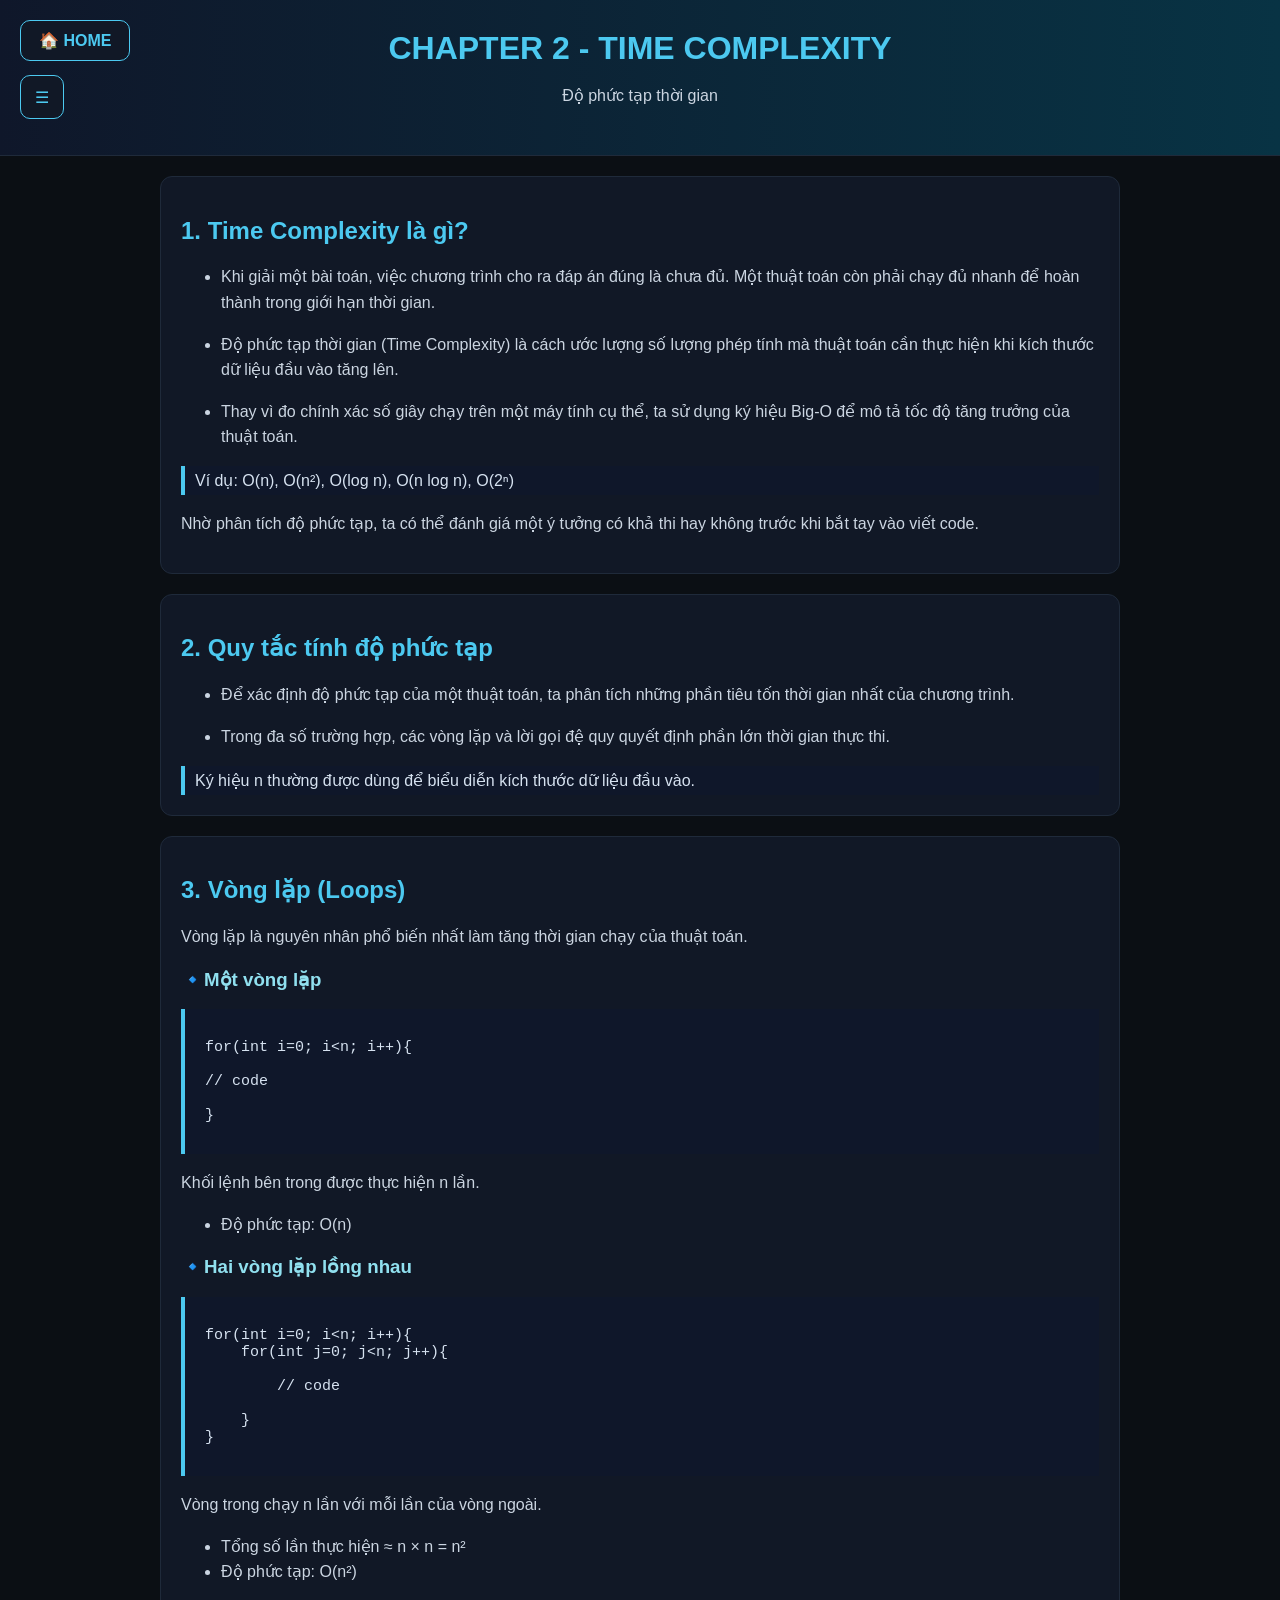
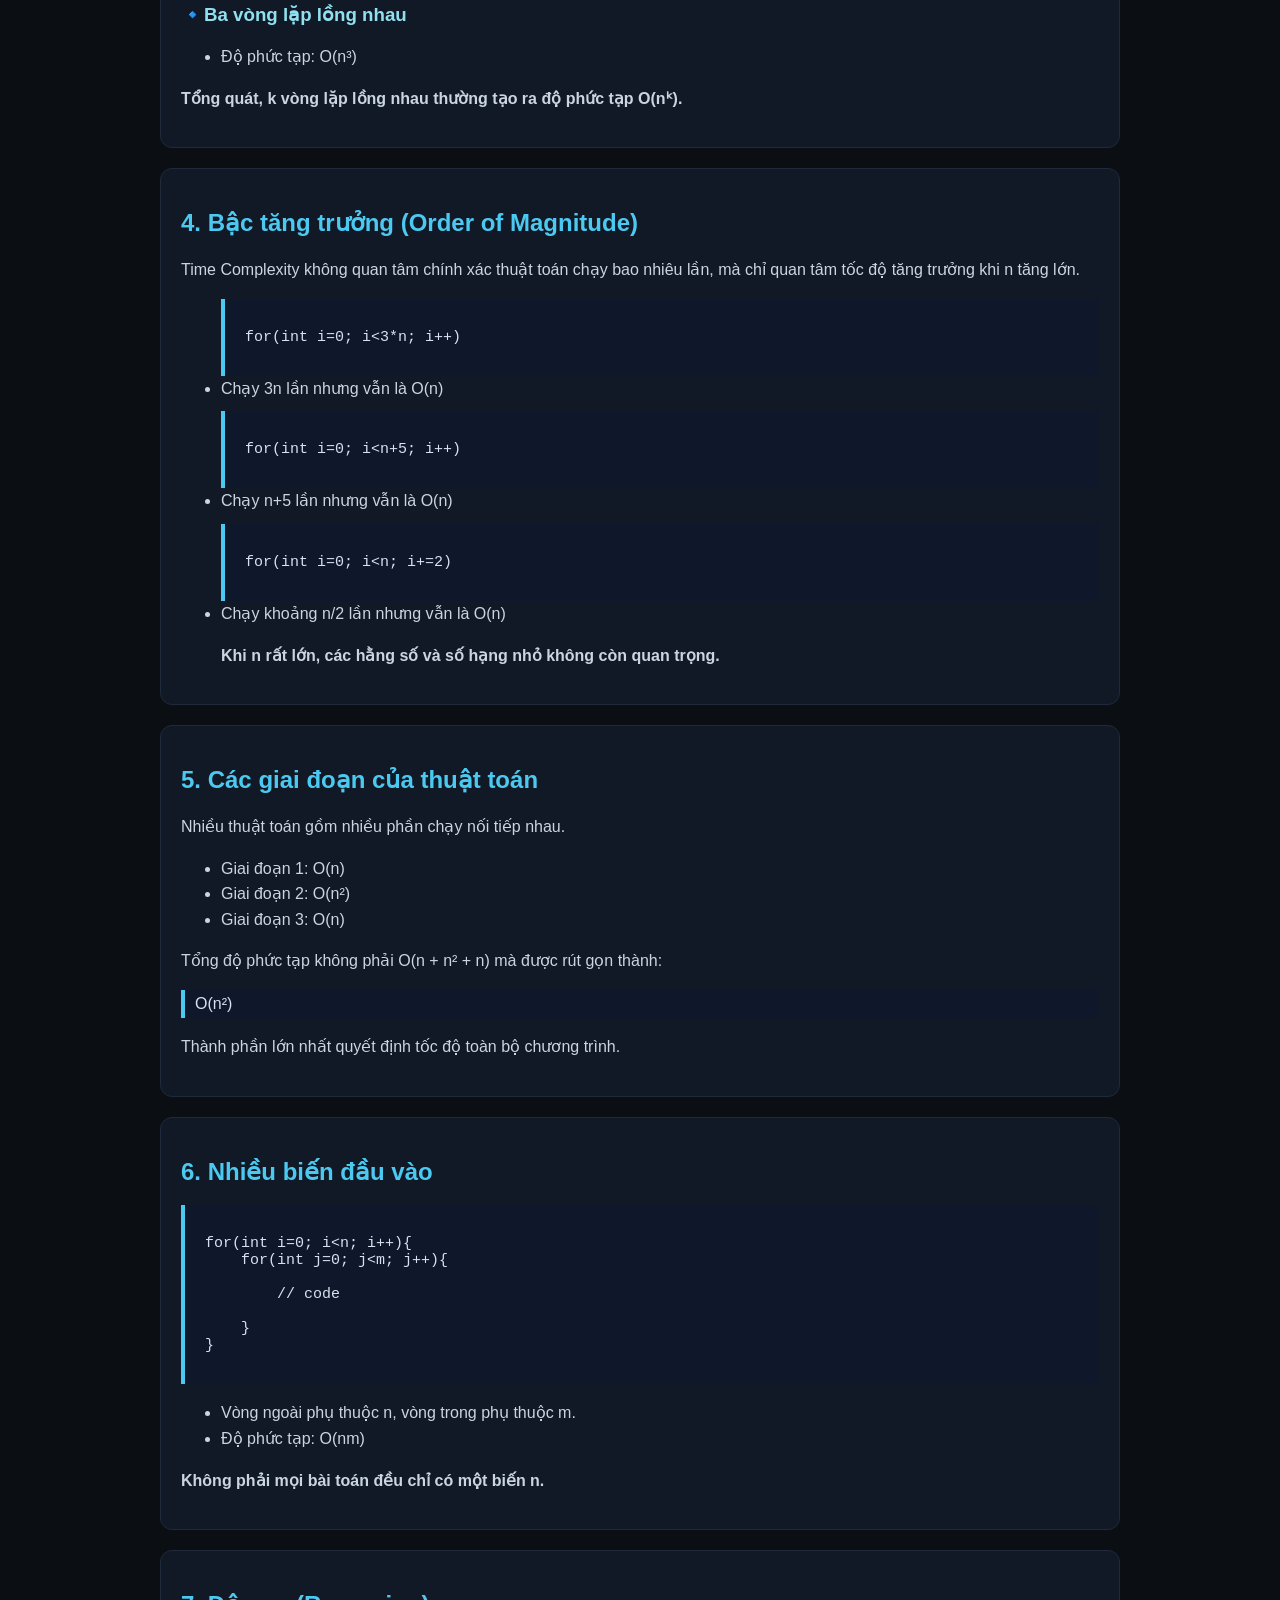
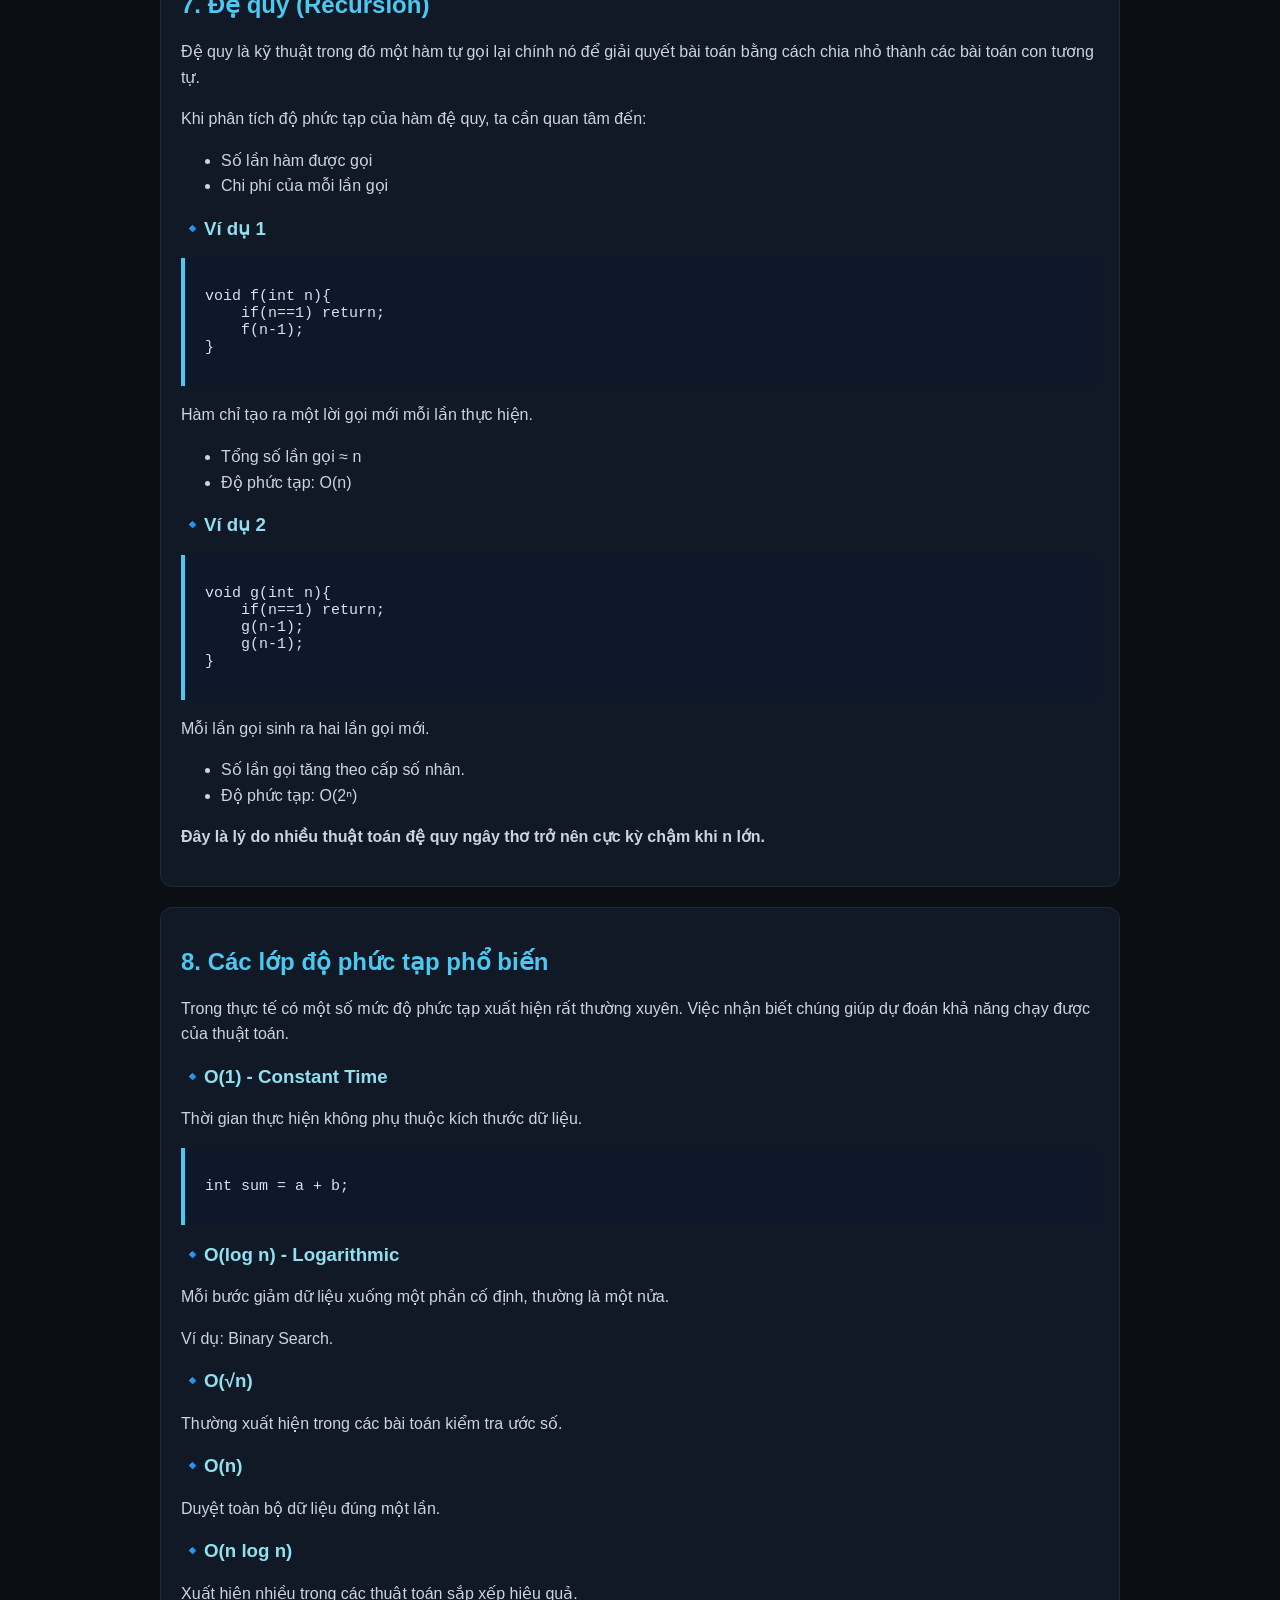
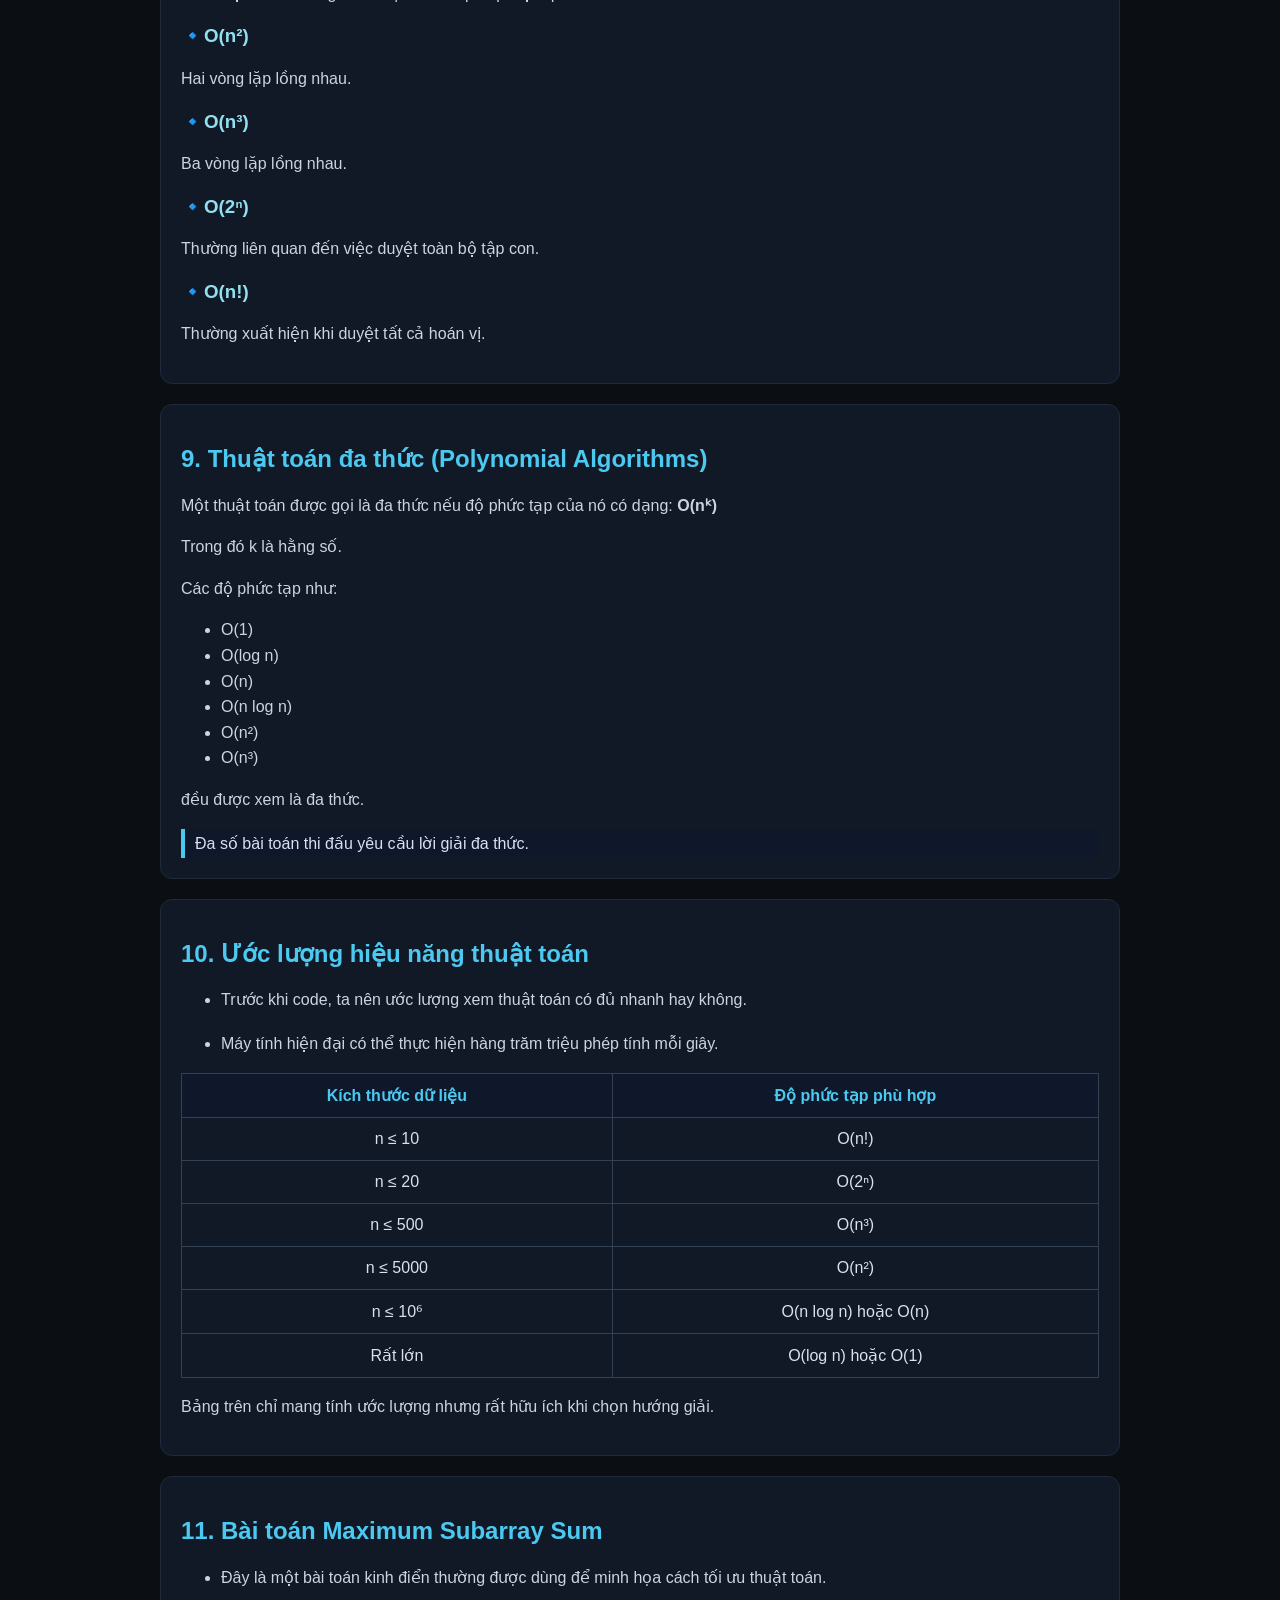
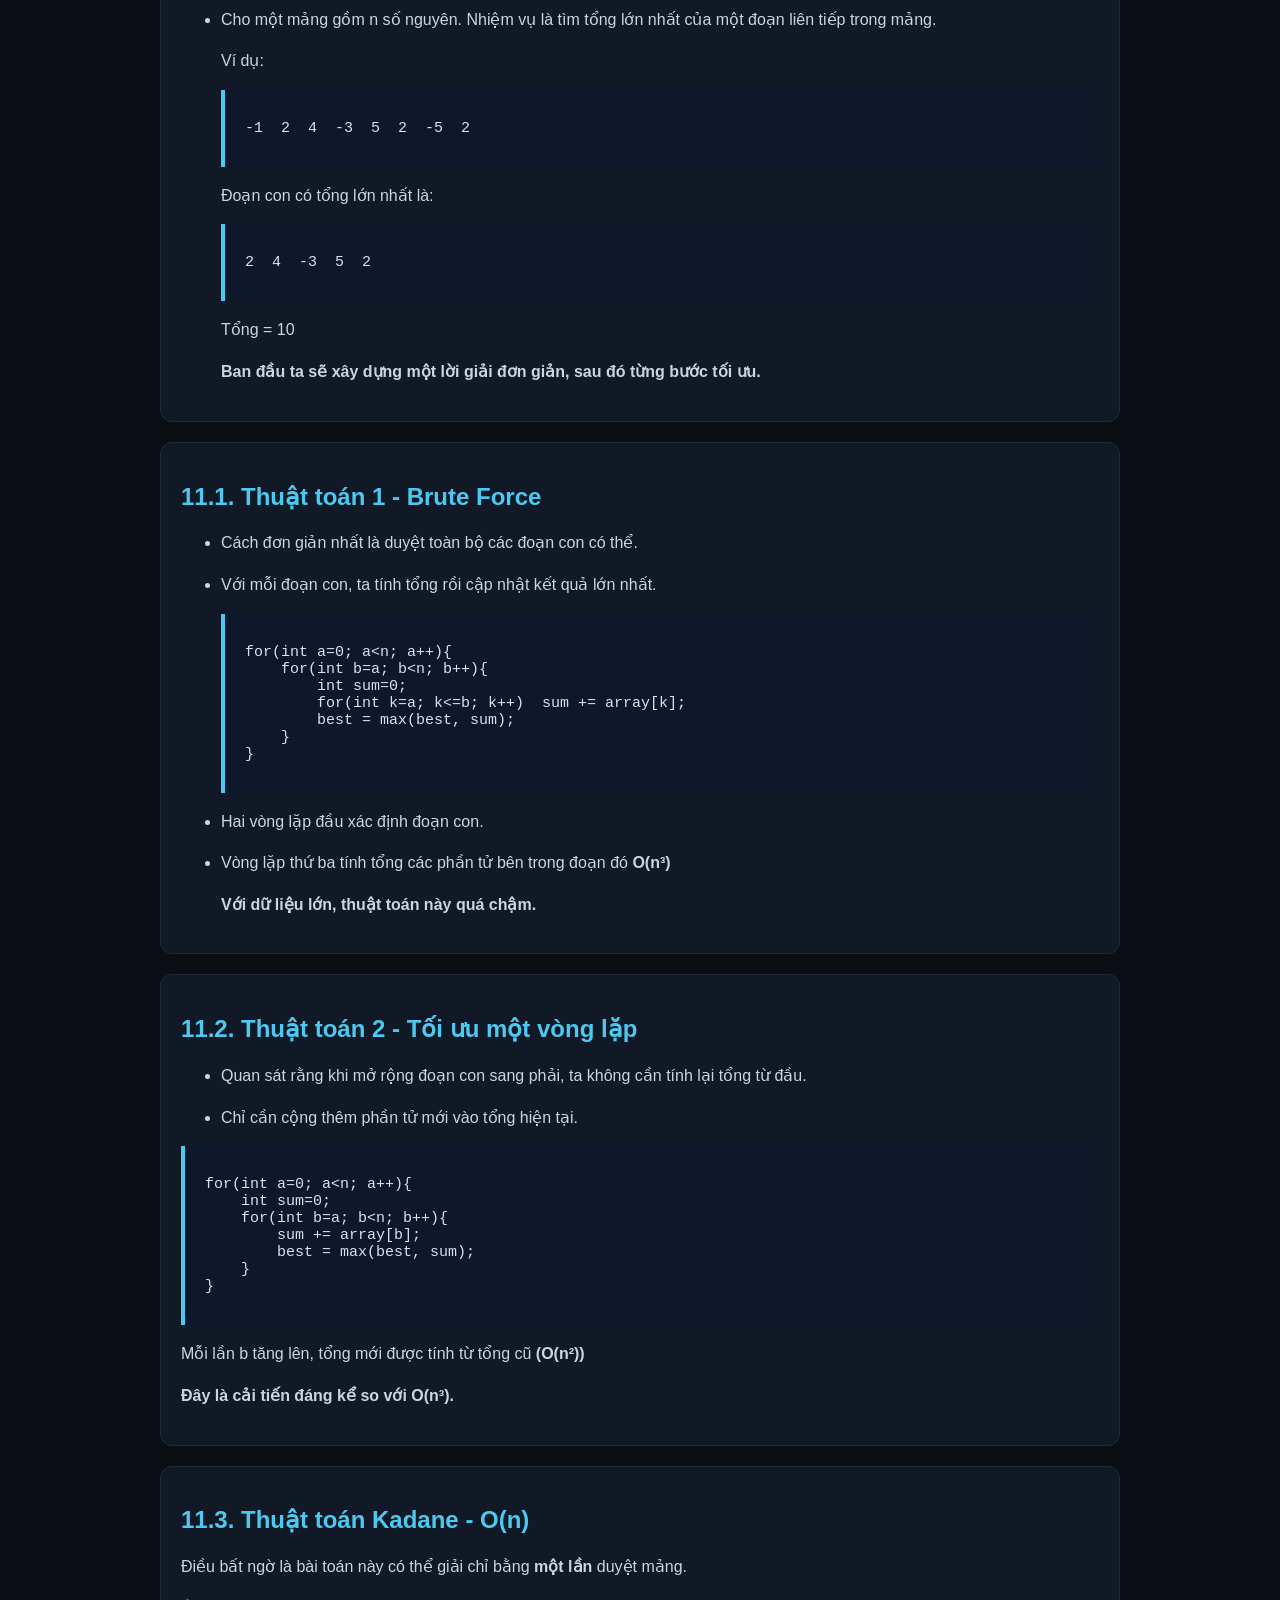
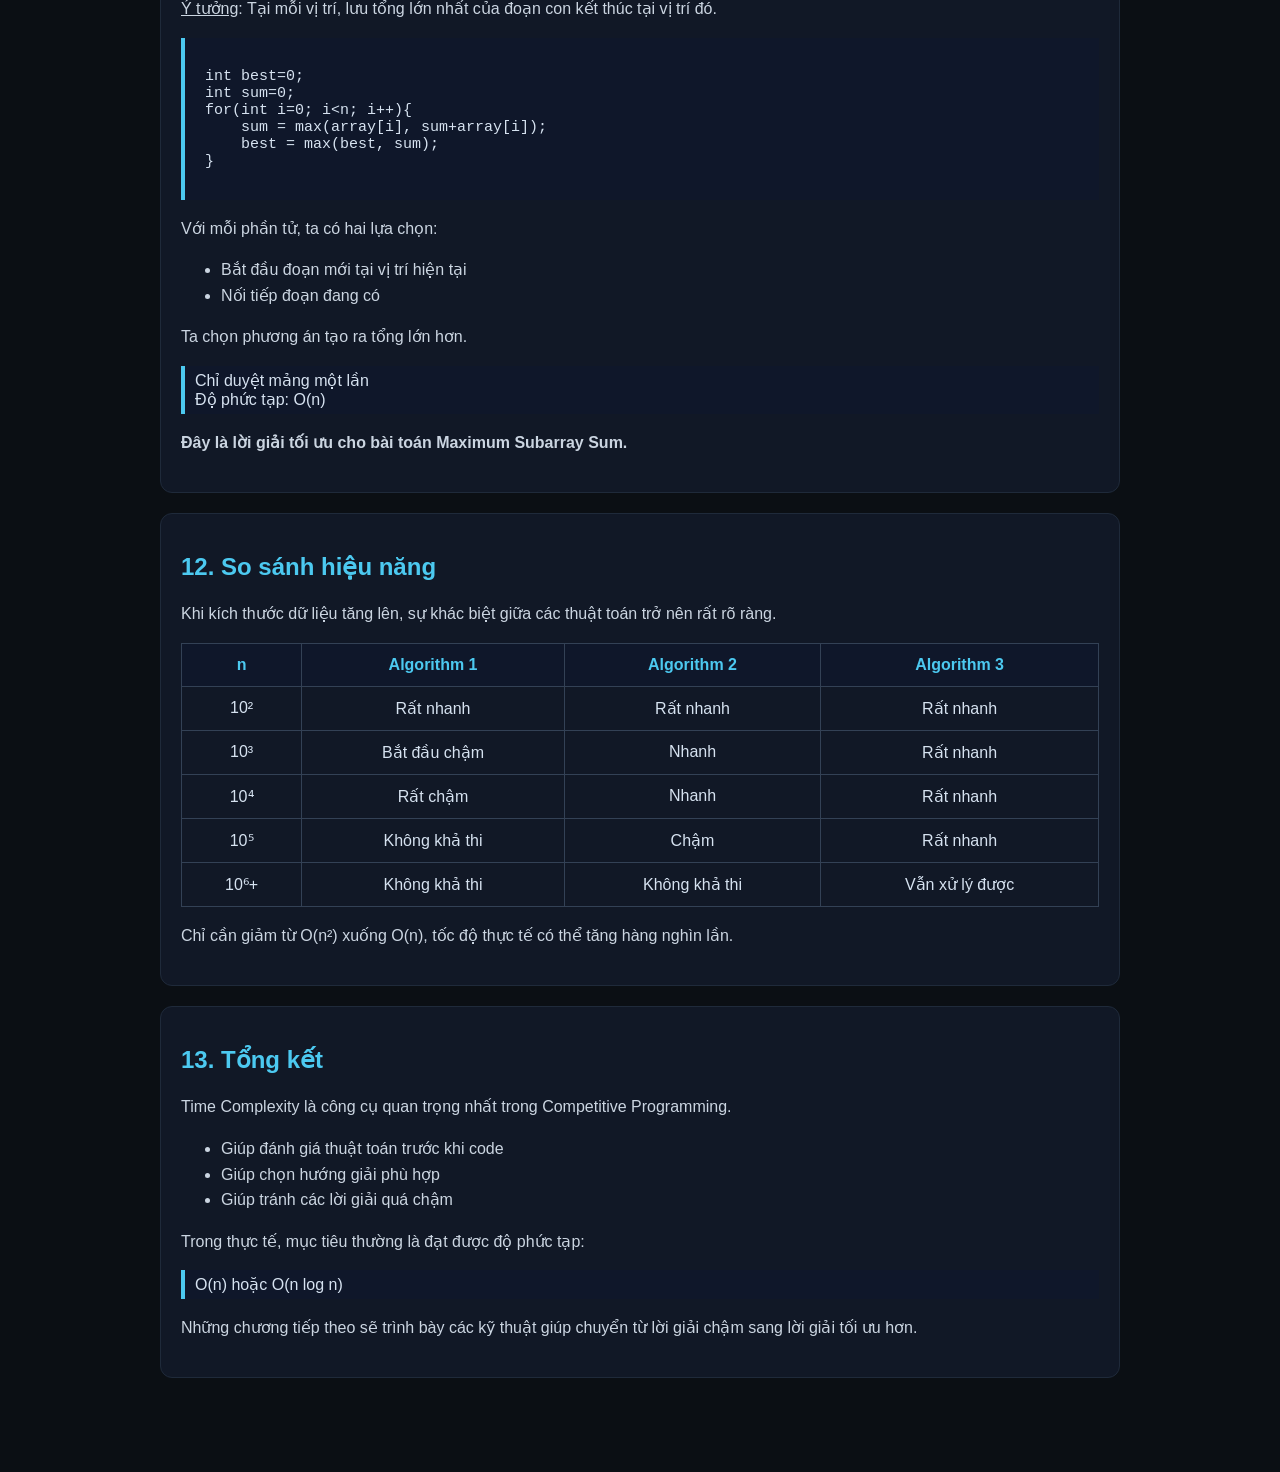
<file: time-complexity.html>
<!DOCTYPE html>
<html lang="vi">
<head>
    <meta charset="UTF-8">
    <meta name="viewport" content="width=device-width, initial-scale=1.0">
    <link rel="stylesheet" href="style.css">
    <link rel="icon" type="image/png" href="mylogo.png">
    <title>Time Complexity</title>
</head>
<body>
    <a href="index.html" class="home-btn">🏠 HOME</a>
    <div id="menuBtn">☰</div>
    <div id="overlay"></div>
    <nav id="sideMenu">
        <div class="menu-title">Mục lục</div>
        <a href="#p1">1. Khái niệm</a>
        <a href="#p2">2. Quy tắc tính</a>
        <a href="#p3">3. Vòng lặp</a>
        <a href="#p4">4. Bậc tăng trưởng</a>
        <a href="#p5">5. Các giai đoạn của thuật toán</a>
        <a href="#p6">6. Nhiều biến đầu vào</a>
        <a href="#p7">7. Đệ quy</a>
        <a href="#p8">8. Các lớp độ phức tạp phổ biến</a>
        <a href="#p9">9. Thuật toán đa thức</a>
        <a href="#p10">10. Ước lượng hiệu năng thuật toán</a>
        <a href="#p11">11. Bài toán Maximum Subarray Sum</a>
        <a href="#p12">12. So sánh hiệu năng</a>
        <a href="#p13">Tổng kết</a>
    </nav>
    <div class="header">
        <h1>CHAPTER 2 - TIME COMPLEXITY</h1>
        <p>Độ phức tạp thời gian</p>
    </div>
    <div class="container">
        <div class="card">
            <h2 id="p1">1. Time Complexity là gì?</h2>
            <ul>
                <li>
                    <p>Khi giải một bài toán, việc chương trình cho ra đáp án đúng là chưa đủ.
                        Một thuật toán còn phải chạy đủ nhanh để hoàn thành trong giới hạn thời gian.</p>
                </li>
                <li>
                    <p>Độ phức tạp thời gian (Time Complexity) là cách ước lượng số lượng phép
                        tính mà thuật toán cần thực hiện khi kích thước dữ liệu đầu vào tăng lên.</p>
                </li>
                <li>
                    <p>Thay vì đo chính xác số giây chạy trên một máy tính cụ thể, ta sử dụng
                        ký hiệu Big-O để mô tả tốc độ tăng trưởng của thuật toán.</p>
                </li>
            </ul>
            <div class="note">
                Ví dụ: O(n), O(n²), O(log n), O(n log n), O(2ⁿ)
            </div>
            <p>Nhờ phân tích độ phức tạp, ta có thể đánh giá một ý tưởng có khả thi hay không trước khi bắt tay vào viết code.</p>
        </div>
        <div class="card">
            <h2 id="p2">2. Quy tắc tính độ phức tạp</h2>
            <ul>
                <li><p>Để xác định độ phức tạp của một thuật toán, ta phân tích những phần tiêu tốn thời gian nhất của chương trình.</p></li>
                <li><p>Trong đa số trường hợp, các vòng lặp và lời gọi đệ quy quyết định phần lớn thời gian thực thi.</p></li>
            </ul>
            <div class="note">
                Ký hiệu n thường được dùng để biểu diễn kích thước dữ liệu đầu vào.
            </div>
        </div>
        <div class="card">
            <h2 id="p3">3. Vòng lặp (Loops)</h2>
            <p>Vòng lặp là nguyên nhân phổ biến nhất làm tăng thời gian chạy của thuật toán.</p>
            <h3>🔹Một vòng lặp</h3>
            <div class="note"><pre>for(int i=0; i&lt;n; i++){

// code

}</pre></div>
            <p>Khối lệnh bên trong được thực hiện n lần.</p>
            <ul>
                <li>Độ phức tạp: O(n)</li>
            </ul>
            <h3>🔹Hai vòng lặp lồng nhau</h3>
            <div class="note"><pre>for(int i=0; i&lt;n; i++){
    for(int j=0; j&lt;n; j++){

        // code

    }
}</pre></div>
            <p>Vòng trong chạy n lần với mỗi lần của vòng ngoài.</p>
            <ul>
                <li>Tổng số lần thực hiện ≈ n × n = n²</li>
                <li>Độ phức tạp: O(n²)</li>
            </ul>
            <h3>🔹Ba vòng lặp lồng nhau</h3>
            <ul>
                <li>Độ phức tạp: O(n³)</li>
            </ul>
            <p><b>Tổng quát, k vòng lặp lồng nhau thường tạo ra độ phức tạp O(nᵏ).</b></p>
        </div>
        <div class="card">
            <h2 id="p4">4. Bậc tăng trưởng (Order of Magnitude)</h2>
            <p>Time Complexity không quan tâm chính xác thuật toán chạy bao nhiêu lần, mà chỉ quan tâm tốc độ tăng trưởng khi n tăng lớn.</p>
            <ul>
                <div class="note">
                    <pre>for(int i=0; i&lt;3*n; i++)</pre>
                </div>
                <li>Chạy 3n lần nhưng vẫn là O(n)</li>
                <div class="note">
                    <pre>for(int i=0; i&lt;n+5; i++)</pre>
                </div>
                <li>Chạy n+5 lần nhưng vẫn là O(n)</li>
                <div class="note">
                    <pre>for(int i=0; i&lt;n; i+=2)</pre>
                </div>
                <li>Chạy khoảng n/2 lần nhưng vẫn là O(n)</li>
                <p><b>Khi n rất lớn, các hằng số và số hạng nhỏ không còn quan trọng.</b></p>
        </div>
    </ul>
        <div class="card">
            <h2 id="p5">5. Các giai đoạn của thuật toán</h2>
            <p>Nhiều thuật toán gồm nhiều phần chạy nối tiếp nhau.</p>
            <ul>
                <li>Giai đoạn 1: O(n)</li>
                <li>Giai đoạn 2: O(n²)</li>
                <li>Giai đoạn 3: O(n)</li>
            </ul>
            <p>Tổng độ phức tạp không phải O(n + n² + n) mà được rút gọn thành:</p>
            <div class="note">
                O(n²)
            </div>
            <p>Thành phần lớn nhất quyết định tốc độ toàn bộ chương trình.</p>
        </div>
        <div class="card">
            <h2 id="p6">6. Nhiều biến đầu vào</h2>
            <div class="note"><pre>for(int i=0; i&lt;n; i++){
    for(int j=0; j&lt;m; j++){

        // code

    }
}</pre></div>
            <ul>
                <li>Vòng ngoài phụ thuộc n, vòng trong phụ thuộc m.</li>
                <li>Độ phức tạp: O(nm)</li>
            </ul>
            <p><b>Không phải mọi bài toán đều chỉ có một biến n.</b></p>
        </div>
        <div class="card">
            <h2 id="p7">7. Đệ quy (Recursion)</h2>
            <p>Đệ quy là kỹ thuật trong đó một hàm tự gọi lại chính nó để giải quyết bài toán bằng cách chia nhỏ thành các bài toán con tương tự.</p>
            <p>Khi phân tích độ phức tạp của hàm đệ quy, ta cần quan tâm đến:</p>
            <ul>
                <li>Số lần hàm được gọi</li>
                <li>Chi phí của mỗi lần gọi</li>
            </ul>
            <h3>🔹Ví dụ 1</h3>
            <div class="note"><pre>void f(int n){
    if(n==1) return;
    f(n-1);
}</pre></div>
            <p>Hàm chỉ tạo ra một lời gọi mới mỗi lần thực hiện.</p>
            <ul>
                <li>Tổng số lần gọi ≈ n</li>
                <li>Độ phức tạp: O(n)</li>
            </ul>
            <h3>🔹Ví dụ 2</h3>
            <div class="note"><pre>void g(int n){
    if(n==1) return;
    g(n-1);
    g(n-1);
}</pre></div>
            <p>Mỗi lần gọi sinh ra hai lần gọi mới.</p>
            <ul>
                <li>Số lần gọi tăng theo cấp số nhân.</li>
                <li>Độ phức tạp: O(2ⁿ)</li>
            </ul>
            <p><b>Đây là lý do nhiều thuật toán đệ quy ngây thơ trở nên cực kỳ chậm khi n lớn.</b></p>
        </div>
        <div class="card">
            <h2 id="p8">8. Các lớp độ phức tạp phổ biến</h2>
            <p>Trong thực tế có một số mức độ phức tạp xuất hiện rất thường xuyên.
                Việc nhận biết chúng giúp dự đoán khả năng chạy được của thuật toán.</p>
            <h3>🔹O(1) - Constant Time</h3>
            <p>Thời gian thực hiện không phụ thuộc kích thước dữ liệu.</p>
            <div class="note">
                <pre>int sum = a + b;</pre>
            </div>
            <h3>🔹O(log n) - Logarithmic</h3>
            <p>Mỗi bước giảm dữ liệu xuống một phần cố định, thường là một nửa.</p>
            <p>Ví dụ: Binary Search.</p>
            <h3>🔹O(√n)</h3>
            <p>Thường xuất hiện trong các bài toán kiểm tra ước số.</p>
            <h3>🔹O(n)</h3>
            <p>Duyệt toàn bộ dữ liệu đúng một lần.</p>
            <h3>🔹O(n log n)</h3>
            <p>Xuất hiện nhiều trong các thuật toán sắp xếp hiệu quả.</p>
            <h3>🔹O(n²)</h3>
            <p>Hai vòng lặp lồng nhau.</p>
            <h3>🔹O(n³)</h3>
            <p>Ba vòng lặp lồng nhau.</p><h3>🔹O(2ⁿ)</h3>
            <p>Thường liên quan đến việc duyệt toàn bộ tập con.</p>
            <h3>🔹O(n!)</h3>
            <p>Thường xuất hiện khi duyệt tất cả hoán vị.</p>
        </div>
        <div class="card">
            <h2 id="p9">9. Thuật toán đa thức (Polynomial Algorithms)</h2>
            <p>Một thuật toán được gọi là đa thức nếu độ phức tạp của nó có dạng: <b>O(nᵏ)</b></p>
            <p>Trong đó k là hằng số.</p>
            <p>Các độ phức tạp như:</p>
            <ul>
                <li>O(1)</li>
                <li>O(log n)</li>
                <li>O(n)</li>
                <li>O(n log n)</li>
                <li>O(n²)</li>
                <li>O(n³)</li>
            </ul>
            <p>đều được xem là đa thức.</p>
            <div class="note">
                Đa số bài toán thi đấu yêu cầu lời giải đa thức.
            </div>
        </div>
        <div class="card">
            <h2 id="p10">10. Ước lượng hiệu năng thuật toán</h2>
            <p><ul>
                <li>Trước khi code, ta nên ước lượng xem thuật toán có đủ nhanh hay không.</li><br>
                <li>Máy tính hiện đại có thể thực hiện hàng trăm triệu phép tính mỗi giây.</li>
            </ul></p>
            <div class="table-wrapper">
                <table class="table">
                    <tr>
                        <th>Kích thước dữ liệu</th>
                        <th>Độ phức tạp phù hợp</th>
                    </tr>
                    <tr>
                        <td>n ≤ 10</td>
                        <td>O(n!)</td>
                    </tr>
                    <tr>
                        <td>n ≤ 20</td>
                        <td>O(2ⁿ)</td>
                    </tr>
                    <tr>
                        <td>n ≤ 500</td>
                        <td>O(n³)</td>
                    </tr>
                    <tr>
                        <td>n ≤ 5000</td>
                        <td>O(n²)</td>
                    </tr>
                    <tr>
                        <td>n ≤ 10⁶</td>
                        <td>O(n log n) hoặc O(n)</td>
                    </tr>
                    <tr>
                        <td>Rất lớn</td>
                        <td>O(log n) hoặc O(1)</td>
                    </tr>
                </table>
            </div>
            <p>Bảng trên chỉ mang tính ước lượng nhưng rất hữu ích khi chọn hướng giải.</p>
        </div>
        <div class="card">
            <h2 id="p11">11. Bài toán Maximum Subarray Sum</h2>
            <ul>
                <li><p>Đây là một bài toán kinh điển thường được dùng để minh họa cách tối ưu thuật toán.</p></li>
                <li><p>Cho một mảng gồm n số nguyên. Nhiệm vụ là tìm tổng lớn nhất của một đoạn liên tiếp trong mảng.</p></li>
                <p>Ví dụ:</p>
                <div class="note">
                    <pre>-1  2  4  -3  5  2  -5  2</pre>
                </div>
                <p>Đoạn con có tổng lớn nhất là:</p>
                <div class="note">
                    <pre>2  4  -3  5  2</pre>
                </div>
                <p>Tổng = 10</p>
                <p><b>Ban đầu ta sẽ xây dựng một lời giải đơn giản, sau đó từng bước tối ưu.</b></p>
        </div>
        <div class="card">
            <h2>11.1. Thuật toán 1 - Brute Force</h2>
            <ul>
                <li><p>Cách đơn giản nhất là duyệt toàn bộ các đoạn con có thể.</p></li>
                <li><p>Với mỗi đoạn con, ta tính tổng rồi cập nhật kết quả lớn nhất.</p></li>
                <div class="note"><pre>for(int a=0; a&lt;n; a++){
    for(int b=a; b&lt;n; b++){
        int sum=0;
        for(int k=a; k&lt;=b; k++)  sum += array[k];
        best = max(best, sum);
    }
}</pre></div>
                <li><p>Hai vòng lặp đầu xác định đoạn con.</p></li>
                <li><p>Vòng lặp thứ ba tính tổng các phần tử bên trong đoạn đó <b>O(n³)</b></p></li>
                <p><b>Với dữ liệu lớn, thuật toán này quá chậm.</b></p>
            </ul>
        </div>
        <div class="card">
            <h2>11.2. Thuật toán 2 - Tối ưu một vòng lặp</h2>
            <ul>
                <li><p>Quan sát rằng khi mở rộng đoạn con sang phải, ta không cần tính lại tổng từ đầu.</p></li>
                <li><p>Chỉ cần cộng thêm phần tử mới vào tổng hiện tại.</p></li>
            </ul>
            <div class="note"><pre>for(int a=0; a&lt;n; a++){
    int sum=0;
    for(int b=a; b&lt;n; b++){
        sum += array[b];
        best = max(best, sum);
    }
}</pre></div>
            <p>Mỗi lần b tăng lên, tổng mới được tính từ tổng cũ <b>(O(n²))</b></p>
            <p><b>Đây là cải tiến đáng kể so với O(n³).</b></p>
        </div>
        <div class="card">
            <h2>11.3. Thuật toán Kadane - O(n)</h2>
            <p>Điều bất ngờ là bài toán này có thể giải chỉ bằng <b>một lần</b>  duyệt mảng.</p>
            <p><u>Ý tưởng</u>: Tại mỗi vị trí, lưu tổng lớn nhất của đoạn con kết thúc tại vị trí đó.</p>
            <div class="note"><pre>int best=0;
int sum=0;
for(int i=0; i&lt;n; i++){
    sum = max(array[i], sum+array[i]);
    best = max(best, sum);
}</pre></div>
            <p>Với mỗi phần tử, ta có hai lựa chọn:</p>
            <ul>
                <li>Bắt đầu đoạn mới tại vị trí hiện tại</li>
                <li>Nối tiếp đoạn đang có</li>
            </ul>
            <p>Ta chọn phương án tạo ra tổng lớn hơn.</p>
            <div class="note">
                Chỉ duyệt mảng một lần<br>
                Độ phức tạp: O(n)
            </div>
            <p><b>Đây là lời giải tối ưu cho bài toán Maximum Subarray Sum.</b></p>
        </div>
        <div class="card">
            <h2 id="p12">12. So sánh hiệu năng</h2>
            <p>Khi kích thước dữ liệu tăng lên, sự khác biệt giữa các thuật toán trở nên rất rõ ràng.</p>
            <div class="table-wrapper">
                <table class="table">
                    <tr>
                        <th>n</th>
                        <th>Algorithm 1</th>
                        <th>Algorithm 2</th>
                        <th>Algorithm 3</th>
                    </tr>
                    <tr>
                        <td>10²</td>
                        <td>Rất nhanh</td>
                        <td>Rất nhanh</td>
                        <td>Rất nhanh</td>
                    </tr>
                    <tr>
                        <td>10³</td>
                        <td>Bắt đầu chậm</td>
                        <td>Nhanh</td>
                        <td>Rất nhanh</td>
                    </tr>
                    <tr>
                        <td>10⁴</td>
                        <td>Rất chậm</td>
                        <td>Nhanh</td>
                        <td>Rất nhanh</td>
                    </tr>
                    <tr>
                        <td>10⁵</td>
                        <td>Không khả thi</td>
                        <td>Chậm</td>
                        <td>Rất nhanh</td>
                    </tr>
                    <tr>
                        <td>10⁶+</td>
                        <td>Không khả thi</td>
                        <td>Không khả thi</td>
                        <td>Vẫn xử lý được</td>
                    </tr>
                </table>
            </div>
            <p>Chỉ cần giảm từ O(n²) xuống O(n), tốc độ thực tế có thể tăng hàng nghìn lần.</p>
        </div>
        <div class="card">
            <h2 id="p13">13. Tổng kết</h2>
            <p>Time Complexity là công cụ quan trọng nhất trong Competitive Programming.</p>
            <ul>
                <li>Giúp đánh giá thuật toán trước khi code</li>
                <li>Giúp chọn hướng giải phù hợp</li>
                <li>Giúp tránh các lời giải quá chậm</li>
            </ul>
            <p>Trong thực tế, mục tiêu thường là đạt được độ phức tạp:</p>
            <div class="note">
                O(n) hoặc O(n log n)
            </div>
            <p>Những chương tiếp theo sẽ trình bày các kỹ thuật giúp chuyển từ lời giải chậm sang lời giải tối ưu hơn.</p>
        </div>
    </div>
    <script src="menu.js" defer></script>
</body>
</html>
</file>
<file: style.css>
*{
    box-sizing:border-box;
}

body{
    margin:0;
    font-family:Segoe UI, Arial, sans-serif;
    background:#0b0f14;
    color:#d6e2f0;
}

.header{
    padding:30px;
    text-align:center;
    background:linear-gradient(90deg,#0f172a,#083344);
    border-bottom:1px solid #1f2a3a;
}

.header h1{
    margin:0;
    color:#4cc9f0;
}

.container{
    max-width:1000px;
    margin:auto;
    padding:20px;
}

.card{
    background:#111826;
    border:1px solid #1f2a3a;
    padding:20px;
    margin-bottom:20px;
    border-radius:12px;
}

h2{color:#4cc9f0;}
h3{color:#90e0ef;}

p,li{
    color:#cbd5e1;
    line-height:1.6;
}

.note{
    border-left:4px solid #4cc9f0;
    padding:5px 10px;
    background:#0f172a;
    margin-top:10px;
}

/* Code */
pre{
    overflow-x:auto;
    padding:10px;
    font-size: 15px;
}

/* Bảng */
.table-wrapper{
    overflow-x:auto;
    -webkit-overflow-scrolling:touch;
}

.table{
    width:100%;
    min-width:700px;
    border-collapse:collapse;
}

.table th,
.table td{
    border:1px solid #334155;
    padding:12px;
    text-align:center;
}

.table th{
    background:#0f172a;
    color:#4cc9f0;
}

/* Link */
a:link,
a:visited{
    color:#4da6ff;
    text-decoration:none;
}

a:hover{
    color:#80bfff;
}
.home-btn{
    position:fixed;
    top:20px;
    left:20px;
    z-index:1000;

    padding:10px 18px;

    background:#111826;
    border:1px solid #4cc9f0;
    border-radius:10px;

    color:#4cc9f0 !important;
    text-decoration:none;
    font-weight:bold;

    transition:0.3s;
}

.home-btn:hover{
    background:#4cc9f0;
    color:#111826 !important;
    box-shadow:0 0 15px rgba(76,201,240,.6);
}

html{
    scroll-behavior:smooth;
}

[id]{
    scroll-margin-top:20px;
}

/* ===== MENU BUTTON ===== */

#menuBtn{
    position:fixed;

    top:75px;
    left:20px;

    width:44px;
    height:44px;

    display:flex;
    align-items:center;
    justify-content:center;

    background:#111826;

    border:1px solid #4cc9f0;
    border-radius:10px;

    color:#4cc9f0;

    cursor:pointer;
    user-select:none;

    transition:.3s;

    z-index:1001;
}

#menuBtn:hover{
    background:#4cc9f0;
    color:#111826;
    box-shadow:0 0 15px rgba(76,201,240,.6);
}

/* ===== OVERLAY ===== */

#overlay{
    position:fixed;
    inset:0;

    background:rgba(0,0,0,.45);

    opacity:0;
    visibility:hidden;

    transition:.25s;

    z-index:1000;
}

#overlay.show{
    opacity:1;
    visibility:visible;
}

/* ===== SIDE MENU ===== */

#sideMenu{
    position:fixed;

    top:0;
    left:0;

    width:min(280px,80vw);
    height:100vh;

    background:#111826;

    border-right:1px solid #1f2a3a;

    padding:16px;

    overflow-y:auto;

    transform:translateX(-100%);
    transition:transform .25s;

    z-index:1001;
}

#sideMenu.open{
    transform:translateX(0);
}
#sideMenu .menu-title{
    color:#4cc9f0;
    font-size:18px;
    font-weight:bold;
    margin-bottom:15px;
}

#sideMenu a{
    display:block;

    padding:10px 0;

    color:#cbd5e1;

    border-bottom:1px solid #1f2a3a;

    transition:.2s;
}

#sideMenu a:hover{
    color:#4cc9f0;
    padding-left:6px;
}
/* Mobile */
@media (max-width:768px){

    .container{
        padding:10px;
    }

    .card{
        padding:15px;
    }

    .header{
        padding:20px 10px;
    }

    .header h1{
        font-size:1.8rem;
    }

    .header{
        padding:70px 10px 20px;
    }

    h2{
        font-size:1.4rem;
    }

    h3{
        font-size:1.1rem;
    }

    p,
    li{
        font-size:0.95rem;
    }

    pre{
        font-size:13px;
    }
    .home-btn{
        top:10px;
        left:10px;

        width:90px;
        height:34px;
        padding:0;

        display:flex;
        align-items:center;
        justify-content:center;

        font-size:12px;
    }

    #menuBtn{
        top:10px;
        left:110px;

        width:34px;
        height:34px;

        font-size:20px;
    }
    #sideMenu{
        width:85vw;
    }
}
/* ===== Mục lục con ===== */

#sideMenu details{
    margin:4px 0;
}

#sideMenu summary{
    list-style:none;
    cursor:pointer;
    user-select:none;
    padding:12px 18px;
}

#sideMenu summary::-webkit-details-marker{
    display:none;
}

#sideMenu summary::before{
    content:"▶ ";
}

#sideMenu details[open] summary::before{
    content:"▼ ";
}

#sideMenu details a{
    display:block;
    padding:10px 18px 10px 38px;
}
</file>
